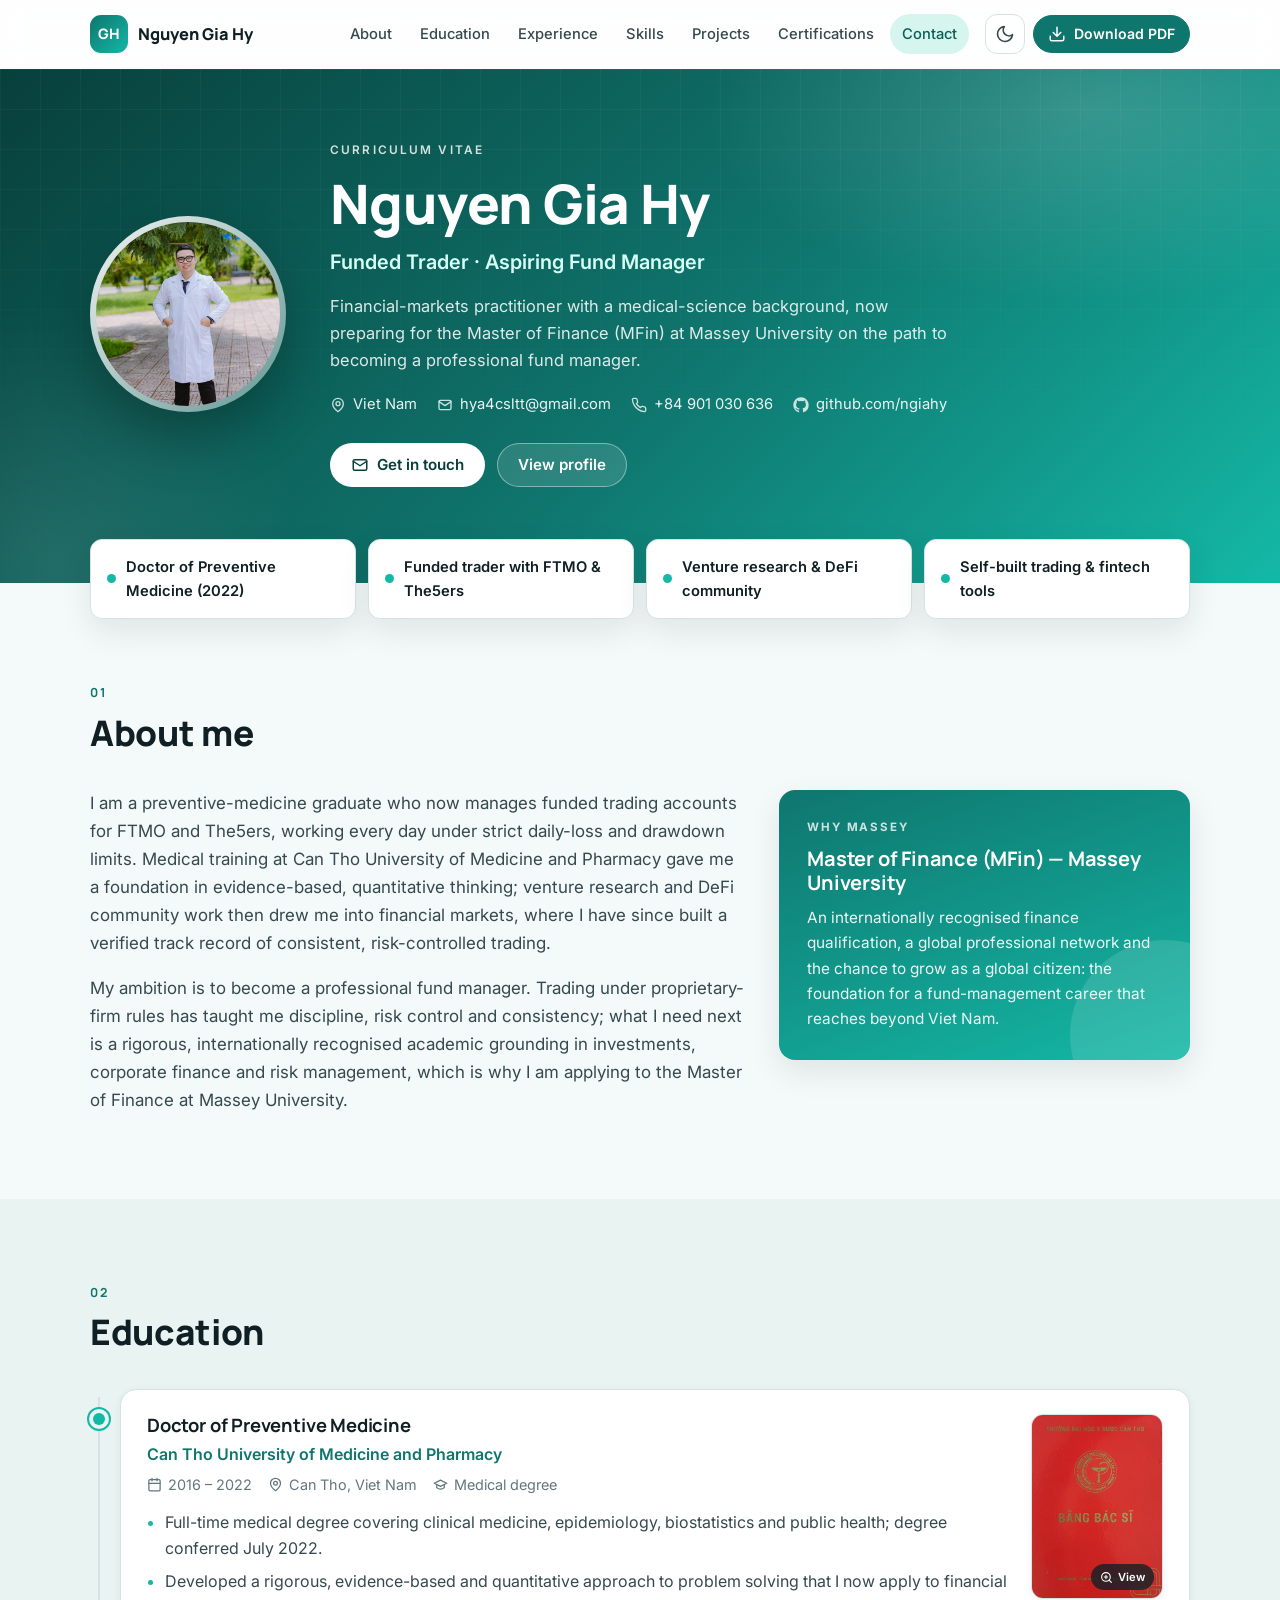
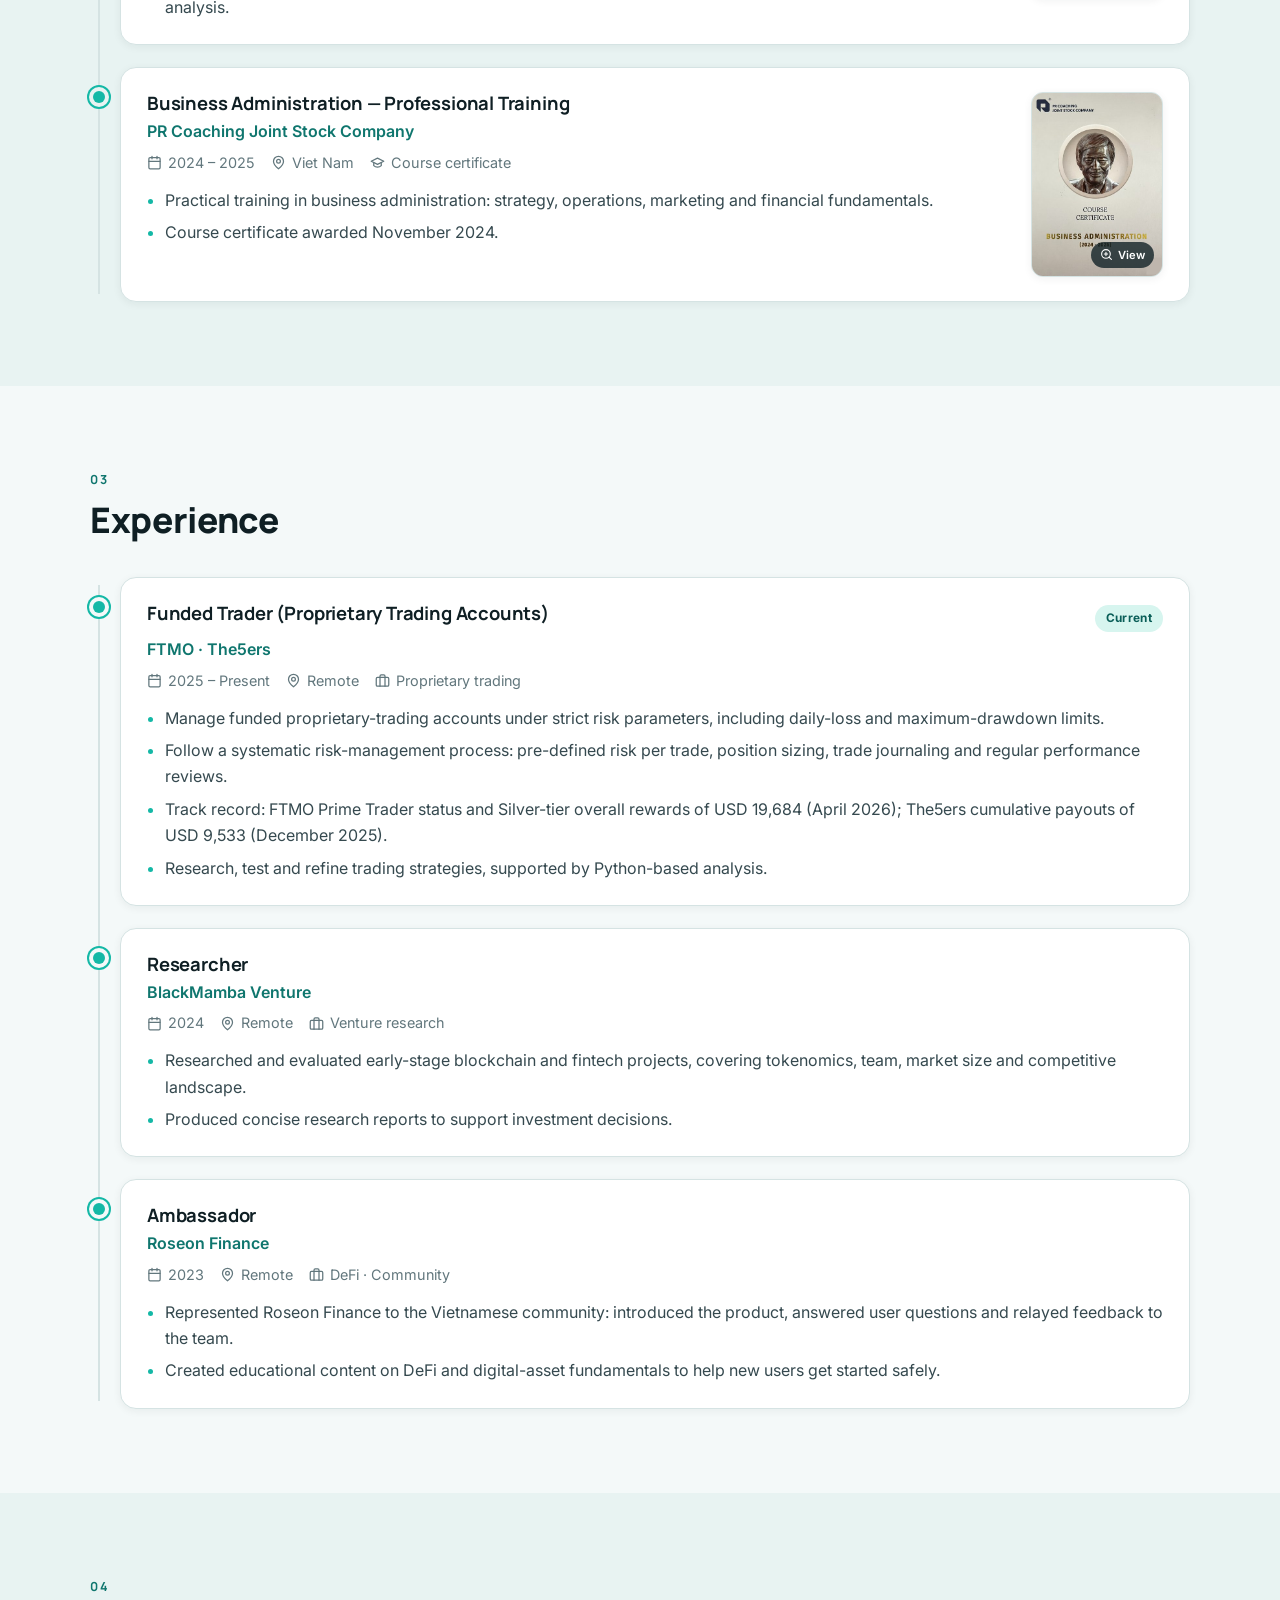
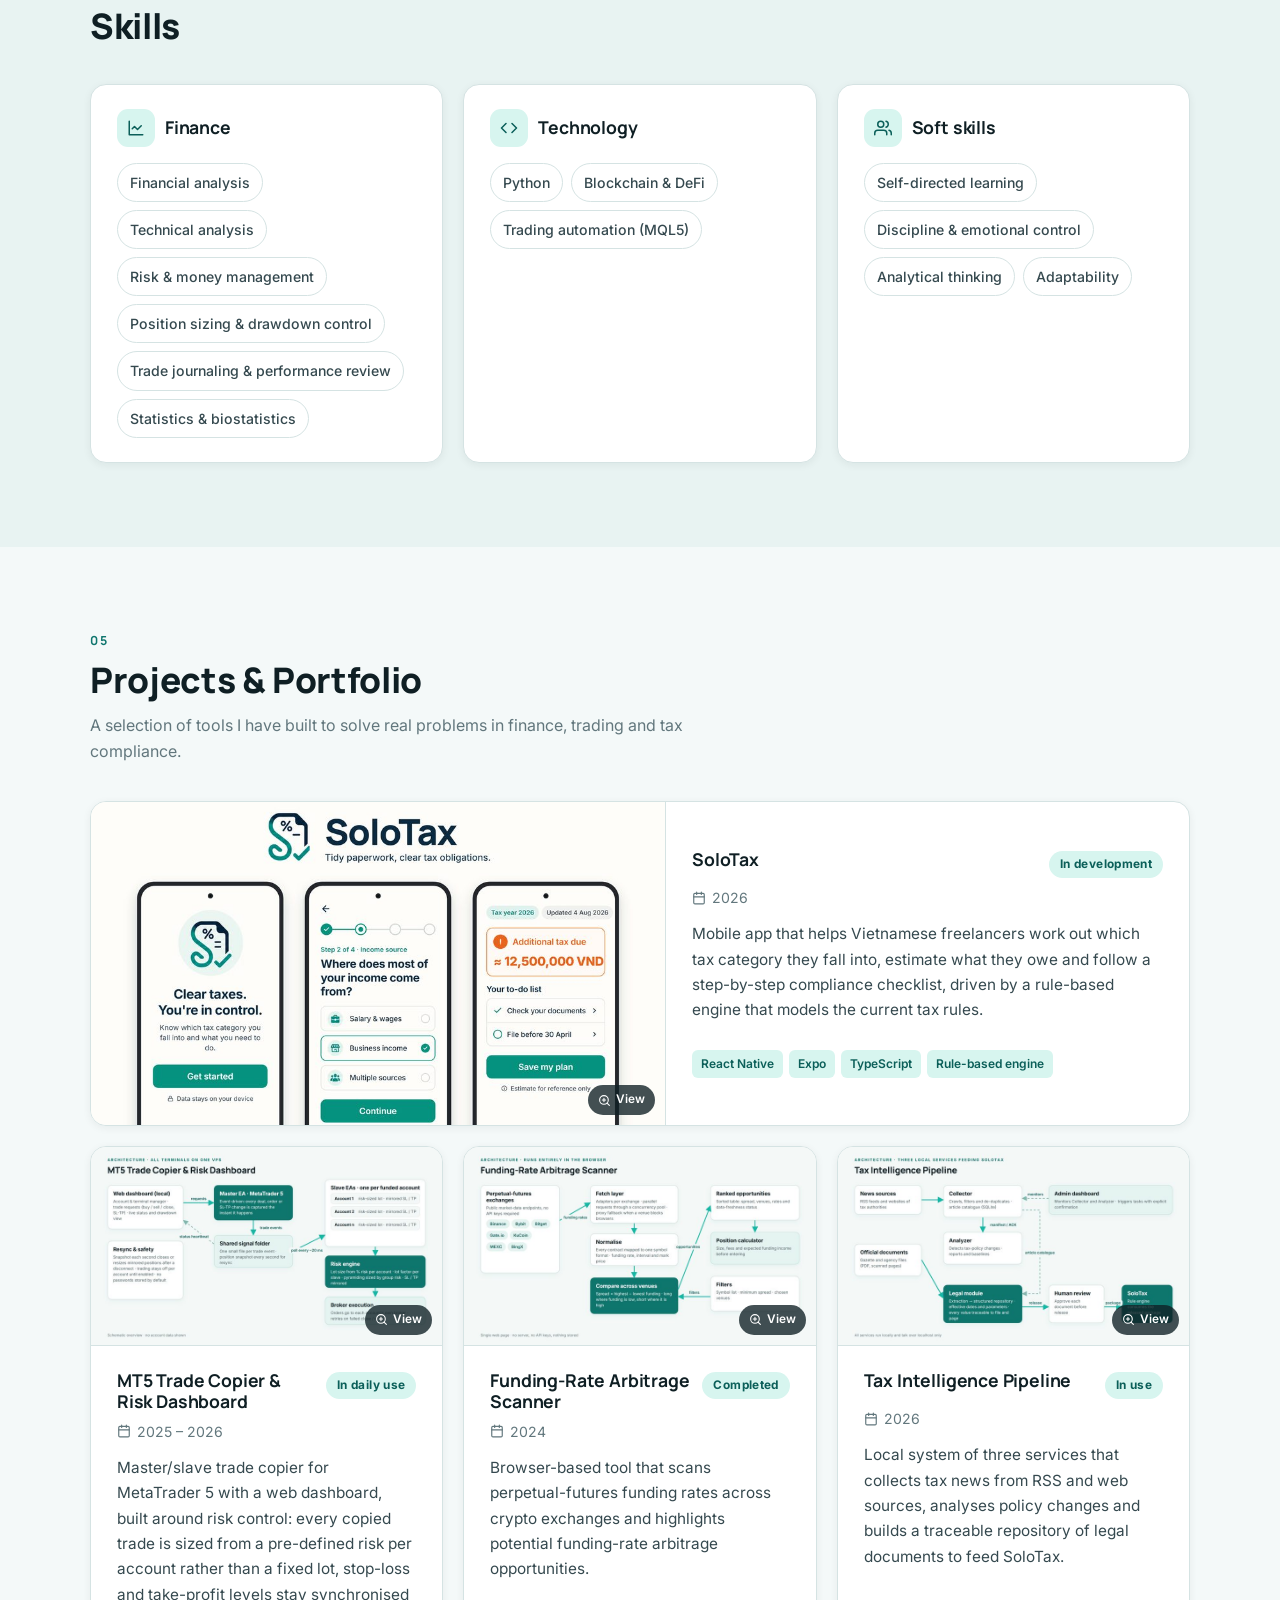
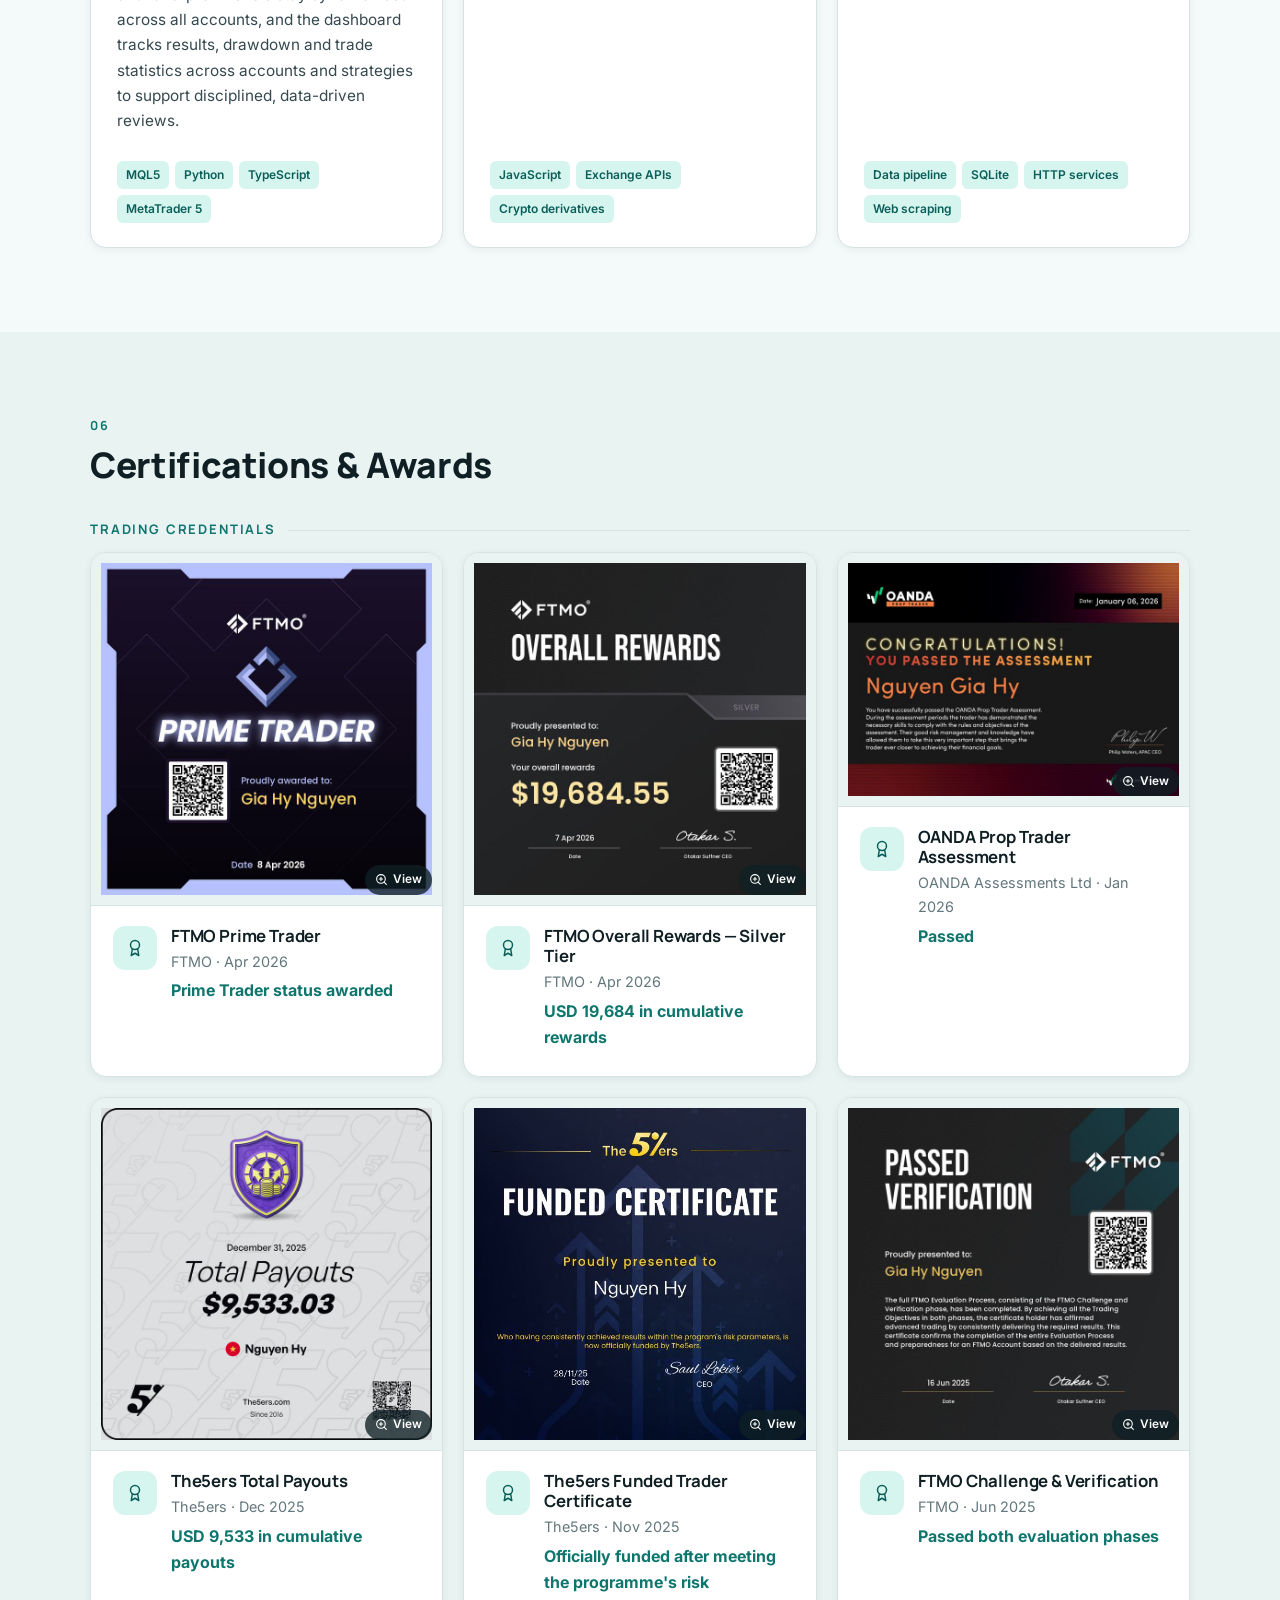
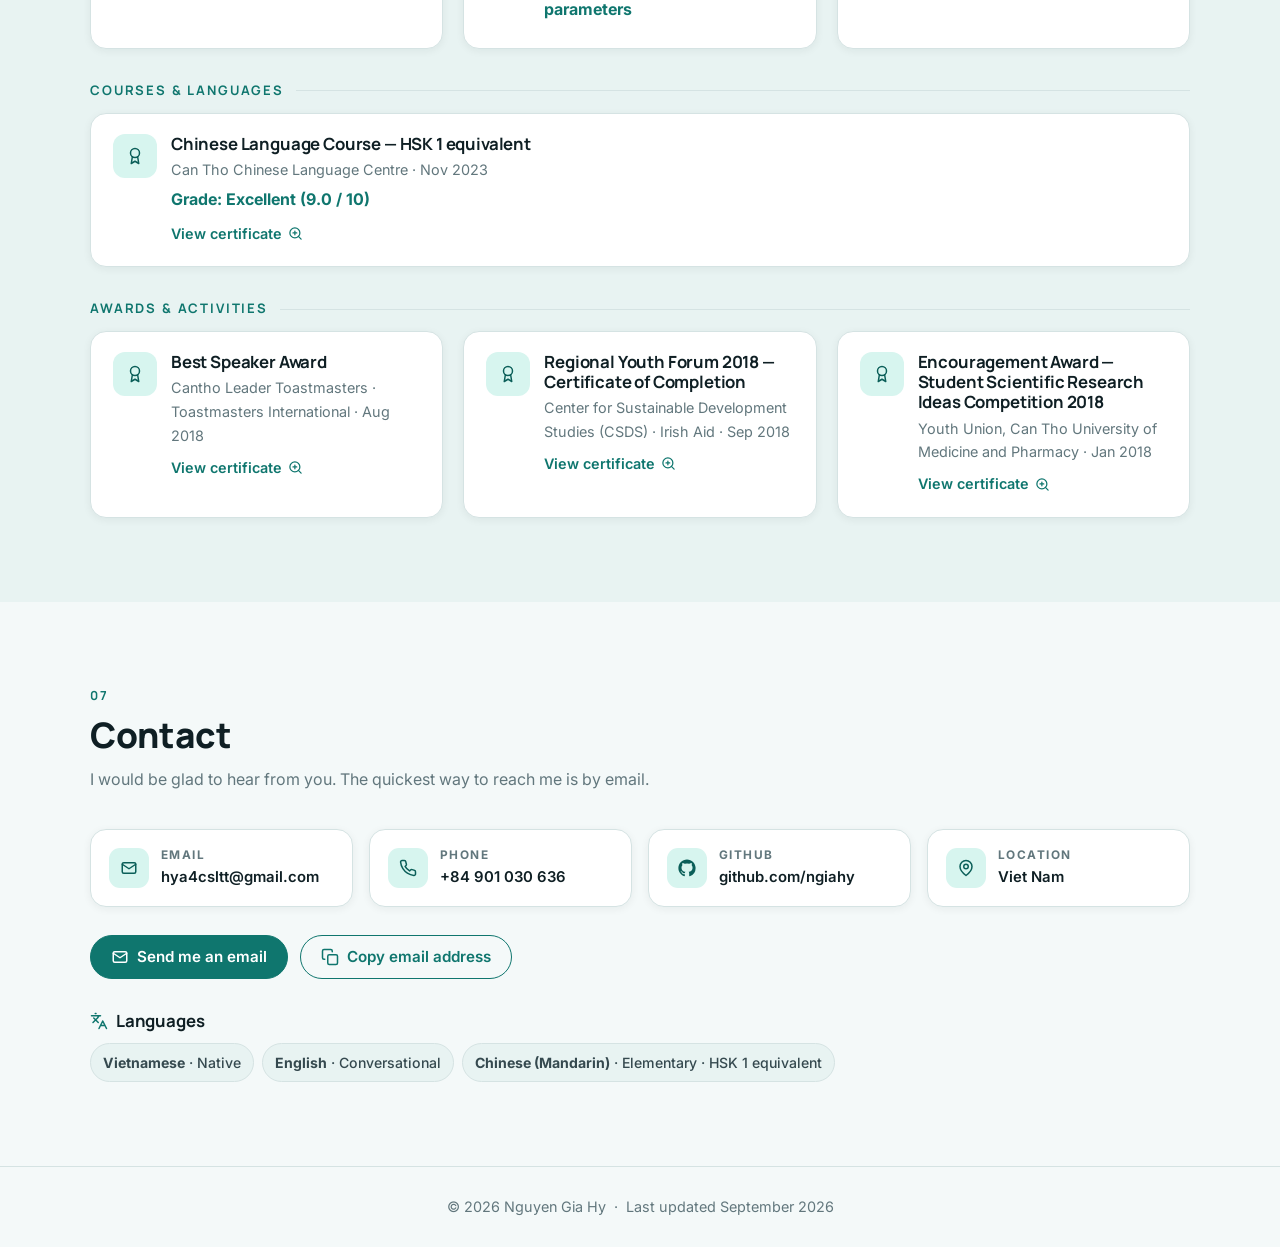
<file: index.html>
<!DOCTYPE html>
<html lang="en" data-theme="light">
<head>
  <meta charset="UTF-8">
  <meta name="viewport" content="width=device-width, initial-scale=1.0">
  <title>Nguyen Gia Hy — Curriculum Vitae</title>
  <meta name="description" content="Digital CV of Nguyen Gia Hy — funded trader and aspiring fund manager with a medical-science background, preparing for the Master of Finance (MFin) at Massey University.">
  <meta name="author" content="Nguyen Gia Hy">
  <meta name="theme-color" content="#0f766e">
  <meta property="og:type" content="profile">
  <meta property="og:title" content="Nguyen Gia Hy — Curriculum Vitae">
  <meta property="og:description" content="Funded trader and aspiring fund manager with a medical-science background, preparing for the Master of Finance at Massey University.">
  <meta property="og:url" content="https://ngiahy.github.io/cv/">
  <meta property="og:image" content="https://ngiahy.github.io/cv/assets/og-image.jpg">
  <meta property="og:image:width" content="1200">
  <meta property="og:image:height" content="630">
  <meta property="og:image:alt" content="Nguyen Gia Hy — Curriculum Vitae">
  <meta name="twitter:card" content="summary_large_image">
  <meta name="twitter:title" content="Nguyen Gia Hy — Curriculum Vitae">
  <meta name="twitter:description" content="Funded trader and aspiring fund manager with a medical-science background, preparing for the Master of Finance at Massey University.">
  <meta name="twitter:image" content="https://ngiahy.github.io/cv/assets/og-image.jpg">
  <link rel="canonical" href="https://ngiahy.github.io/cv/">
  <script type="application/ld+json">
  {
    "@context": "https://schema.org",
    "@type": "Person",
    "name": "Nguyen Gia Hy",
    "url": "https://ngiahy.github.io/cv/",
    "image": "https://ngiahy.github.io/cv/assets/avatar.jpg",
    "jobTitle": "Funded Trader",
    "description": "Funded trader and aspiring fund manager with a medical-science background, preparing for the Master of Finance (MFin) at Massey University.",
    "alumniOf": { "@type": "CollegeOrUniversity", "name": "Can Tho University of Medicine and Pharmacy" },
    "address": { "@type": "PostalAddress", "addressCountry": "VN" },
    "sameAs": ["https://github.com/ngiahy"],
    "knowsLanguage": ["vi", "en", "zh"]
  }
  </script>
  <link rel="icon" href="data:image/svg+xml,%3Csvg xmlns='http://www.w3.org/2000/svg' viewBox='0 0 64 64'%3E%3Crect width='64' height='64' rx='14' fill='%230f766e'/%3E%3Ctext x='32' y='42' text-anchor='middle' font-family='Arial,Helvetica,sans-serif' font-weight='700' font-size='28' fill='white'%3EGH%3C/text%3E%3C/svg%3E">
  <script>
    /* Apply the saved theme before first paint to avoid a flash of the wrong colours */
    (function () {
      try {
        var t = localStorage.getItem('cv-theme');
        if (!t) { t = window.matchMedia('(prefers-color-scheme: dark)').matches ? 'dark' : 'light'; }
        document.documentElement.setAttribute('data-theme', t);
      } catch (e) {}
    })();
  </script>
  <link rel="preconnect" href="https://fonts.googleapis.com">
  <link rel="preconnect" href="https://fonts.gstatic.com" crossorigin>
  <link href="https://fonts.googleapis.com/css2?family=Inter:wght@400;500;600;700&family=Manrope:wght@600;700;800&display=swap" rel="stylesheet">
  <link rel="stylesheet" href="css/style.css">
</head>
<body>
  <a class="skip-link" href="#about">Skip to content</a>

  <header class="site-header" id="site-header">
    <nav class="nav container" aria-label="Main navigation">
      <a class="brand" href="#top" aria-label="Back to top">
        <span class="brand-mark" id="brand-mark">GH</span>
        <span class="brand-name" id="brand-name">Nguyen Gia Hy</span>
      </a>

      <ul class="nav-links" id="nav-links">
        <li><a href="#about" data-nav="about">About</a></li>
        <li><a href="#education" data-nav="education">Education</a></li>
        <li><a href="#experience" data-nav="experience">Experience</a></li>
        <li><a href="#skills" data-nav="skills">Skills</a></li>
        <li><a href="#projects" data-nav="projects">Projects</a></li>
        <li><a href="#certifications" data-nav="certifications">Certifications</a></li>
        <li><a href="#contact" data-nav="contact">Contact</a></li>
      </ul>

      <div class="nav-actions">
        <button class="icon-btn" id="theme-toggle" type="button" aria-label="Toggle dark mode" title="Toggle dark mode">
          <svg class="icon-moon" viewBox="0 0 24 24" fill="none" stroke="currentColor" stroke-width="2" stroke-linecap="round" stroke-linejoin="round" aria-hidden="true"><path d="M21 12.79A9 9 0 1 1 11.21 3 7 7 0 0 0 21 12.79z"/></svg>
          <svg class="icon-sun" viewBox="0 0 24 24" fill="none" stroke="currentColor" stroke-width="2" stroke-linecap="round" stroke-linejoin="round" aria-hidden="true"><circle cx="12" cy="12" r="4"/><path d="M12 2v2M12 20v2M4.93 4.93l1.41 1.41M17.66 17.66l1.41 1.41M2 12h2M20 12h2M4.93 19.07l1.41-1.41M17.66 6.34l1.41-1.41"/></svg>
        </button>
        <a class="btn btn-primary btn-sm" id="print-btn" href="#" title="Download this CV as a PDF">
          <svg viewBox="0 0 24 24" fill="none" stroke="currentColor" stroke-width="2" stroke-linecap="round" stroke-linejoin="round" aria-hidden="true"><path d="M21 15v4a2 2 0 0 1-2 2H5a2 2 0 0 1-2-2v-4"/><path d="m7 10 5 5 5-5M12 15V3"/></svg>
          <span>Download PDF</span>
        </a>
        <button class="icon-btn nav-toggle" id="nav-toggle" type="button" aria-label="Open menu" aria-expanded="false" aria-controls="nav-links">
          <svg class="icon-menu" viewBox="0 0 24 24" fill="none" stroke="currentColor" stroke-width="2" stroke-linecap="round" stroke-linejoin="round" aria-hidden="true"><path d="M4 6h16M4 12h16M4 18h16"/></svg>
          <svg class="icon-close" viewBox="0 0 24 24" fill="none" stroke="currentColor" stroke-width="2" stroke-linecap="round" stroke-linejoin="round" aria-hidden="true"><path d="M18 6 6 18M6 6l12 12"/></svg>
        </button>
      </div>
    </nav>
  </header>

  <main id="top">
    <!-- HERO -->
    <section class="hero" id="hero" aria-labelledby="hero-name">
      <div class="container hero-inner">
        <div class="hero-photo">
          <img id="hero-img" src="" alt="" hidden>
          <div class="hero-initials" id="hero-initials" aria-hidden="true">GH</div>
        </div>
        <div class="hero-text">
          <p class="hero-eyebrow">Curriculum Vitae</p>
          <h1 id="hero-name">Nguyen Gia Hy</h1>
          <p class="hero-title" id="hero-title"></p>
          <p class="hero-tagline" id="hero-tagline"></p>
          <div class="hero-meta" id="hero-meta"></div>
          <div class="hero-actions">
            <a class="btn btn-light" id="hero-cta" href="#contact">
              <svg viewBox="0 0 24 24" fill="none" stroke="currentColor" stroke-width="2" stroke-linecap="round" stroke-linejoin="round" aria-hidden="true"><rect x="3" y="5" width="18" height="14" rx="2"/><path d="m3 7 9 6 9-6"/></svg>
              <span>Get in touch</span>
            </a>
            <a class="btn btn-ghost" href="#about">View profile</a>
          </div>
        </div>
      </div>
    </section>

    <div class="highlights-wrap container" id="highlights-wrap">
      <ul class="highlights" id="highlights" aria-label="At a glance"></ul>
    </div>

    <!-- ABOUT -->
    <section class="section" id="about">
      <div class="container">
        <header class="section-head reveal">
          <p class="eyebrow">01</p>
          <h2>About me</h2>
        </header>
        <div class="about-grid" id="about-grid">
          <div class="about-text reveal" id="about-text"></div>
          <aside class="objective-card reveal" id="objective-card"></aside>
        </div>
      </div>
    </section>

    <!-- EDUCATION -->
    <section class="section" id="education">
      <div class="container">
        <header class="section-head reveal">
          <p class="eyebrow">02</p>
          <h2>Education</h2>
        </header>
        <div class="timeline" id="education-list"></div>
      </div>
    </section>

    <!-- EXPERIENCE -->
    <section class="section" id="experience">
      <div class="container">
        <header class="section-head reveal">
          <p class="eyebrow">03</p>
          <h2>Experience</h2>
        </header>
        <div class="timeline" id="experience-list"></div>
      </div>
    </section>

    <!-- SKILLS -->
    <section class="section" id="skills">
      <div class="container">
        <header class="section-head reveal">
          <p class="eyebrow">04</p>
          <h2>Skills</h2>
        </header>
        <div class="skills-grid" id="skills-grid"></div>
      </div>
    </section>

    <!-- PROJECTS -->
    <section class="section" id="projects">
      <div class="container">
        <header class="section-head reveal">
          <p class="eyebrow">05</p>
          <h2>Projects &amp; Portfolio</h2>
          <p class="section-sub" id="projects-sub"></p>
        </header>
        <div class="projects-grid" id="projects-grid"></div>
      </div>
    </section>

    <!-- CERTIFICATIONS -->
    <section class="section" id="certifications">
      <div class="container">
        <header class="section-head reveal">
          <p class="eyebrow">06</p>
          <h2>Certifications &amp; Awards</h2>
        </header>
        <div class="certs-grid" id="certifications-grid"></div>
      </div>
    </section>

    <!-- CONTACT -->
    <section class="section" id="contact">
      <div class="container">
        <header class="section-head reveal">
          <p class="eyebrow">07</p>
          <h2>Contact</h2>
          <p class="section-sub">I would be glad to hear from you. The quickest way to reach me is by email.</p>
        </header>
        <div class="contact-grid" id="contact-grid"></div>
        <div class="contact-cta reveal" id="contact-cta"></div>
        <div class="languages reveal" id="languages"></div>
      </div>
    </section>

    <!-- Shown only in the printed / PDF version -->
    <p class="print-note" id="print-note"></p>
  </main>

  <footer class="site-footer">
    <div class="container">
      <p id="footer-text"></p>
    </div>
  </footer>

  <!-- Lightbox for certificate images -->
  <div class="lightbox" id="lightbox" hidden role="dialog" aria-modal="true" aria-label="Certificate preview">
    <button class="lightbox-close" id="lightbox-close" type="button" aria-label="Close preview">
      <svg viewBox="0 0 24 24" fill="none" stroke="currentColor" stroke-width="2" stroke-linecap="round" stroke-linejoin="round" aria-hidden="true"><path d="M18 6 6 18M6 6l12 12"/></svg>
    </button>
    <figure class="lightbox-inner">
      <img id="lightbox-img" alt="">
      <figcaption class="lightbox-caption" id="lightbox-caption"></figcaption>
    </figure>
  </div>

  <script src="js/data.js"></script>
  <script src="js/main.js"></script>
</body>
</html>
</file>
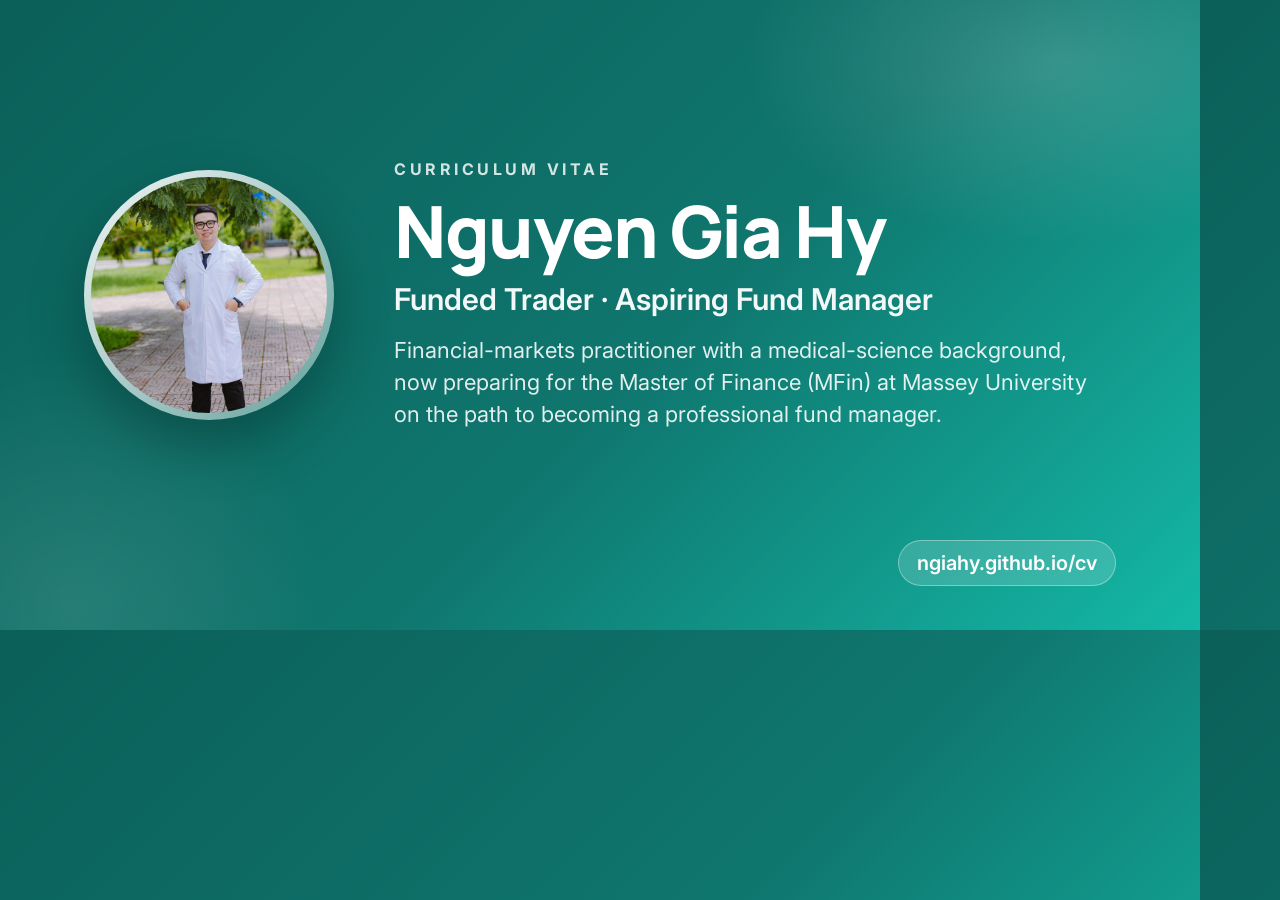
<file: tools/og-image.html>
<!DOCTYPE html>
<html lang="en">
<head>
<meta charset="UTF-8">
<title>Social preview image — rendered by tools/build.py</title>
<link rel="preconnect" href="https://fonts.googleapis.com">
<link rel="preconnect" href="https://fonts.gstatic.com" crossorigin>
<link href="https://fonts.googleapis.com/css2?family=Inter:wght@400;600;700&family=Manrope:wght@800&display=swap" rel="stylesheet">
<style>
  * { box-sizing: border-box; margin: 0; padding: 0; }
  html, body { width: 1200px; height: 630px; overflow: hidden; }
  body {
    position: relative; color: #fff; font-family: Inter, "Segoe UI", Arial, sans-serif;
    background: linear-gradient(135deg, #0b5f59 0%, #0f766e 55%, #14b8a6 100%);
    -webkit-font-smoothing: antialiased;
  }
  body::before {
    content: ""; position: absolute; inset: 0;
    background:
      radial-gradient(520px 300px at 88% 10%, rgba(255, 255, 255, .16), transparent 60%),
      radial-gradient(420px 420px at 6% 96%, rgba(255, 255, 255, .10), transparent 60%);
  }
  .wrap { position: relative; height: 100%; display: flex; align-items: center; gap: 60px; padding: 0 84px 40px; }
  .photo {
    flex: none; width: 250px; height: 250px; border-radius: 50%; padding: 7px;
    background: linear-gradient(135deg, rgba(255, 255, 255, .95), rgba(255, 255, 255, .35));
    box-shadow: 0 24px 56px rgba(0, 0, 0, .28);
  }
  .photo img, .initials { width: 100%; height: 100%; border-radius: 50%; object-fit: cover; display: block; }
  .initials { display: grid; place-items: center; background: rgba(255, 255, 255, .18); font: 800 84px Manrope, Inter, sans-serif; }
  [hidden] { display: none !important; }
  .eyebrow { font-size: 16px; font-weight: 700; letter-spacing: .22em; text-transform: uppercase; opacity: .82; margin-bottom: 14px; }
  h1 { font: 800 72px/1.05 Manrope, Inter, sans-serif; letter-spacing: -.02em; margin-bottom: 12px; }
  .title { font-size: 30px; font-weight: 600; margin-bottom: 18px; opacity: .95; }
  .tagline { font-size: 22px; line-height: 1.45; opacity: .88; max-width: 700px; }
  .url {
    position: absolute; right: 84px; bottom: 44px; font-size: 20px; font-weight: 600;
    padding: 10px 18px; border-radius: 999px;
    background: rgba(255, 255, 255, .16); border: 1px solid rgba(255, 255, 255, .35);
  }
</style>
</head>
<body>
  <div class="wrap">
    <div class="photo">
      <img id="photo" alt="">
      <div class="initials" id="initials" hidden></div>
    </div>
    <div>
      <p class="eyebrow">Curriculum Vitae</p>
      <h1 id="name"></h1>
      <p class="title" id="title"></p>
      <p class="tagline" id="tagline"></p>
    </div>
  </div>
  <div class="url" id="url"></div>

  <script src="../js/data.js"></script>
  <script>
    (function () {
      var D = window.CV_DATA || {};
      function set(id, v) { document.getElementById(id).textContent = v || ''; }
      set('name', D.name);
      set('title', D.title);
      set('tagline', D.tagline);
      set('url', (D.siteUrl || '').replace(/^https?:\/\//, '').replace(/\/$/, ''));
      var img = document.getElementById('photo');
      var ini = document.getElementById('initials');
      ini.textContent = D.initials || '';
      function fallback() { img.hidden = true; ini.hidden = false; }
      if (D.photo) { img.onerror = fallback; img.src = '../' + D.photo; } else { fallback(); }
    })();
  </script>
</body>
</html>
</file>
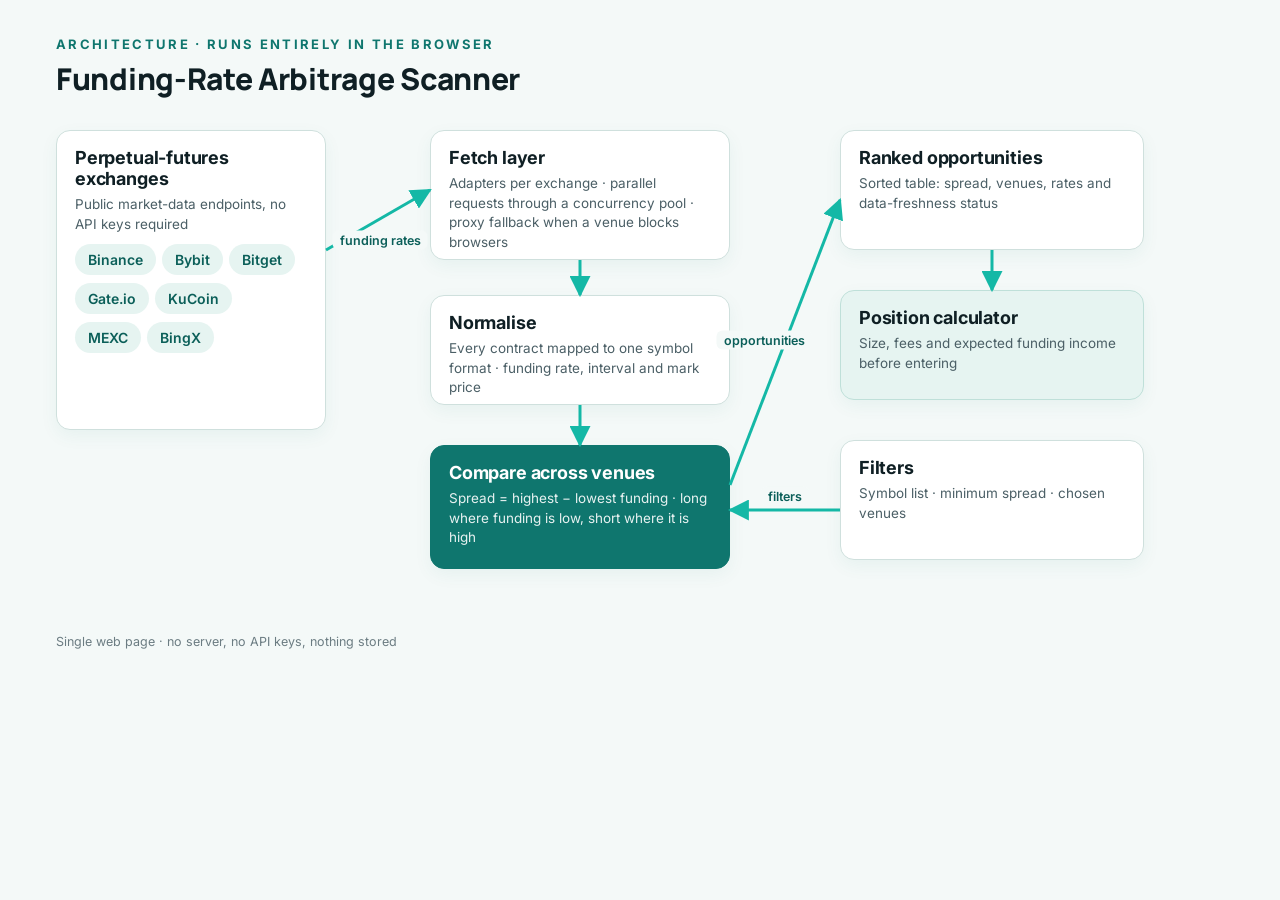
<file: tools/diagrams/funding-rate-scanner-architecture.html>
<!DOCTYPE html>
<html lang="en">
<head>
<meta charset="UTF-8">
<title>Funding-Rate Arbitrage Scanner — architecture (rendered by tools/build.py diagrams)</title>
<link rel="preconnect" href="https://fonts.googleapis.com">
<link rel="preconnect" href="https://fonts.gstatic.com" crossorigin>
<link href="https://fonts.googleapis.com/css2?family=Inter:wght@400;600;700&family=Manrope:wght@800&display=swap" rel="stylesheet">
<style>
  * { box-sizing: border-box; margin: 0; padding: 0; }
  html, body { width: 1200px; height: 675px; overflow: hidden; }
  body { position: relative; background: #f4f9f8; color: #0f1f24; font-family: Inter, "Segoe UI", Arial, sans-serif; -webkit-font-smoothing: antialiased; }
  .hd { position: absolute; left: 56px; top: 36px; }
  .hd .eyebrow { font-size: 13px; font-weight: 700; letter-spacing: .18em; text-transform: uppercase; color: #0f766e; }
  .hd h1 { font-family: Manrope, Inter, sans-serif; font-size: 30px; font-weight: 800; letter-spacing: -.01em; margin-top: 6px; }
  .box { position: absolute; background: #fff; border: 1.5px solid #cfe0dd; border-radius: 14px; padding: 16px 18px; box-shadow: 0 6px 18px rgba(15, 118, 110, .06); }
  .box h2 { font-size: 18px; font-weight: 700; letter-spacing: -.01em; margin-bottom: 6px; }
  .box p { font-size: 13.5px; line-height: 1.45; color: #4b5f66; }
  .box.accent { background: #0f766e; border-color: #0f766e; }
  .box.accent h2 { color: #fff; }
  .box.accent p { color: rgba(255, 255, 255, .9); }
  .box.soft { background: #e6f4f1; border-color: #bfe0d9; }
  .chips { margin-top: 10px; }
  .chip { display: inline-block; margin: 0 6px 8px 0; padding: 7px 13px; border-radius: 999px; background: #e6f4f1; color: #0b5f59; font-size: 14px; font-weight: 600; }
  svg.arrows { position: absolute; inset: 0; width: 1200px; height: 675px; pointer-events: none; }
  .lbl { position: absolute; transform: translate(-50%, -50%); padding: 2px 7px; border-radius: 6px; background: #f4f9f8; font-size: 12.5px; font-weight: 600; color: #0b5f59; white-space: nowrap; }
  .foot { position: absolute; left: 56px; bottom: 26px; font-size: 12.5px; color: #6b7c82; }
</style>
</head>
<body>
  <div class="hd">
    <p class="eyebrow">Architecture · runs entirely in the browser</p>
    <h1>Funding-Rate Arbitrage Scanner</h1>
  </div>

  <div class="box" style="left:56px; top:130px; width:270px; height:300px">
    <h2>Perpetual-futures exchanges</h2>
    <p>Public market-data endpoints, no API keys required</p>
    <div class="chips">
      <span class="chip">Binance</span><span class="chip">Bybit</span><span class="chip">Bitget</span><span class="chip">Gate.io</span><span class="chip">KuCoin</span><span class="chip">MEXC</span><span class="chip">BingX</span>
    </div>
  </div>

  <div class="box" style="left:430px; top:130px; width:300px; height:130px">
    <h2>Fetch layer</h2>
    <p>Adapters per exchange · parallel requests through a concurrency pool · proxy fallback when a venue blocks browsers</p>
  </div>
  <div class="box" style="left:430px; top:295px; width:300px; height:110px">
    <h2>Normalise</h2>
    <p>Every contract mapped to one symbol format · funding rate, interval and mark price</p>
  </div>
  <div class="box accent" style="left:430px; top:445px; width:300px; height:124px">
    <h2>Compare across venues</h2>
    <p>Spread = highest − lowest funding · long where funding is low, short where it is high</p>
  </div>

  <div class="box" style="left:840px; top:130px; width:304px; height:120px">
    <h2>Ranked opportunities</h2>
    <p>Sorted table: spread, venues, rates and data-freshness status</p>
  </div>
  <div class="box soft" style="left:840px; top:290px; width:304px; height:110px">
    <h2>Position calculator</h2>
    <p>Size, fees and expected funding income before entering</p>
  </div>
  <div class="box" style="left:840px; top:440px; width:304px; height:120px">
    <h2>Filters</h2>
    <p>Symbol list · minimum spread · chosen venues</p>
  </div>

  <svg class="arrows" viewBox="0 0 1200 675">
    <defs>
      <marker id="a" viewBox="0 0 10 10" refX="9" refY="5" markerWidth="7" markerHeight="7" orient="auto-start-reverse"><path d="M0 0L10 5 0 10z" fill="#14b8a6"/></marker>
    </defs>
    <line x1="326" y1="250" x2="430" y2="190" stroke="#14b8a6" stroke-width="3" marker-end="url(#a)"/>
    <line x1="580" y1="260" x2="580" y2="295" stroke="#14b8a6" stroke-width="3" marker-end="url(#a)"/>
    <line x1="580" y1="405" x2="580" y2="445" stroke="#14b8a6" stroke-width="3" marker-end="url(#a)"/>
    <line x1="730" y1="485" x2="840" y2="200" stroke="#14b8a6" stroke-width="3" marker-end="url(#a)"/>
    <line x1="840" y1="510" x2="730" y2="510" stroke="#14b8a6" stroke-width="3" marker-end="url(#a)"/>
    <line x1="992" y1="250" x2="992" y2="290" stroke="#14b8a6" stroke-width="3" marker-end="url(#a)"/>
  </svg>
  <span class="lbl" style="left:380px; top:240px">funding rates</span>
  <span class="lbl" style="left:764px; top:340px">opportunities</span>
  <span class="lbl" style="left:785px; top:496px">filters</span>

  <p class="foot">Single web page · no server, no API keys, nothing stored</p>
</body>
</html>
</file>
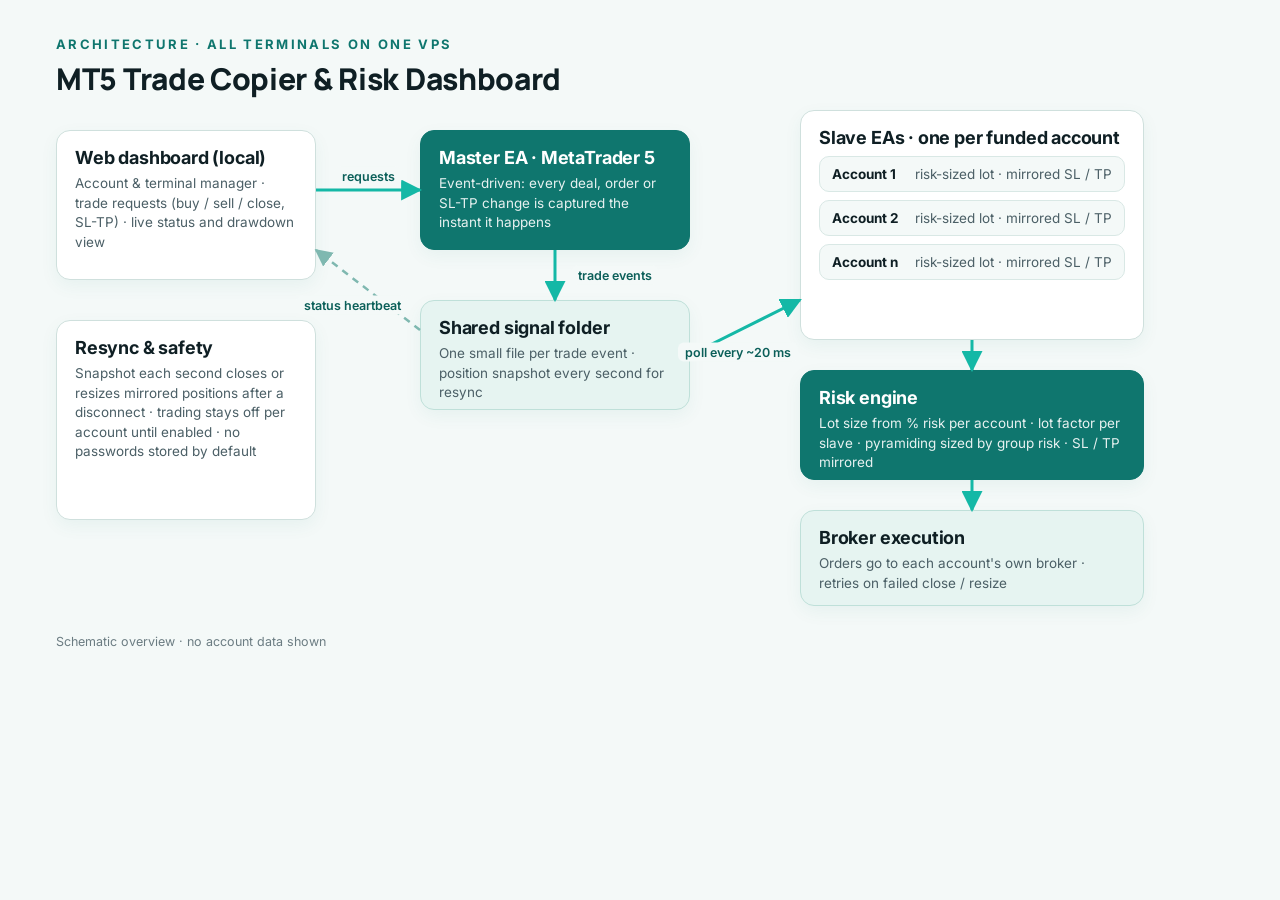
<file: tools/diagrams/mt5-trade-copier-architecture.html>
<!DOCTYPE html>
<html lang="en">
<head>
<meta charset="UTF-8">
<title>MT5 Trade Copier & Risk Dashboard — architecture (rendered by tools/build.py diagrams)</title>
<link rel="preconnect" href="https://fonts.googleapis.com">
<link rel="preconnect" href="https://fonts.gstatic.com" crossorigin>
<link href="https://fonts.googleapis.com/css2?family=Inter:wght@400;600;700&family=Manrope:wght@800&display=swap" rel="stylesheet">
<style>
  * { box-sizing: border-box; margin: 0; padding: 0; }
  html, body { width: 1200px; height: 675px; overflow: hidden; }
  body { position: relative; background: #f4f9f8; color: #0f1f24; font-family: Inter, "Segoe UI", Arial, sans-serif; -webkit-font-smoothing: antialiased; }
  .hd { position: absolute; left: 56px; top: 36px; }
  .hd .eyebrow { font-size: 13px; font-weight: 700; letter-spacing: .18em; text-transform: uppercase; color: #0f766e; }
  .hd h1 { font-family: Manrope, Inter, sans-serif; font-size: 30px; font-weight: 800; letter-spacing: -.01em; margin-top: 6px; }
  .box { position: absolute; background: #fff; border: 1.5px solid #cfe0dd; border-radius: 14px; padding: 16px 18px; box-shadow: 0 6px 18px rgba(15, 118, 110, .06); }
  .box h2 { font-size: 18px; font-weight: 700; letter-spacing: -.01em; margin-bottom: 6px; }
  .box p { font-size: 13.5px; line-height: 1.45; color: #4b5f66; }
  .box.accent { background: #0f766e; border-color: #0f766e; }
  .box.accent h2 { color: #fff; }
  .box.accent p { color: rgba(255, 255, 255, .9); }
  .box.soft { background: #e6f4f1; border-color: #bfe0d9; }
  .row { display: flex; align-items: center; justify-content: space-between; gap: 10px; margin-top: 8px; padding: 9px 12px; border-radius: 10px; background: #f4f9f8; border: 1px solid #d9e8e5; font-size: 13.5px; }
  .row b { font-weight: 700; color: #0f1f24; }
  .row span { color: #4b5f66; }
  svg.arrows { position: absolute; inset: 0; width: 1200px; height: 675px; pointer-events: none; }
  .lbl { position: absolute; transform: translate(-50%, -50%); padding: 2px 7px; border-radius: 6px; background: #f4f9f8; font-size: 12.5px; font-weight: 600; color: #0b5f59; white-space: nowrap; }
  .foot { position: absolute; left: 56px; bottom: 26px; font-size: 12.5px; color: #6b7c82; }
</style>
</head>
<body>
  <div class="hd">
    <p class="eyebrow">Architecture · all terminals on one VPS</p>
    <h1>MT5 Trade Copier &amp; Risk Dashboard</h1>
  </div>

  <div class="box" style="left:56px; top:130px; width:260px; height:150px">
    <h2>Web dashboard (local)</h2>
    <p>Account &amp; terminal manager · trade requests (buy / sell / close, SL-TP) · live status and drawdown view</p>
  </div>
  <div class="box" style="left:56px; top:320px; width:260px; height:200px">
    <h2>Resync &amp; safety</h2>
    <p>Snapshot each second closes or resizes mirrored positions after a disconnect · trading stays off per account until enabled · no passwords stored by default</p>
  </div>

  <div class="box accent" style="left:420px; top:130px; width:270px; height:120px">
    <h2>Master EA · MetaTrader 5</h2>
    <p>Event-driven: every deal, order or SL-TP change is captured the instant it happens</p>
  </div>
  <div class="box soft" style="left:420px; top:300px; width:270px; height:110px">
    <h2>Shared signal folder</h2>
    <p>One small file per trade event · position snapshot every second for resync</p>
  </div>

  <div class="box" style="left:800px; top:110px; width:344px; height:230px">
    <h2>Slave EAs · one per funded account</h2>
    <div class="row"><b>Account 1</b><span>risk-sized lot · mirrored SL / TP</span></div>
    <div class="row"><b>Account 2</b><span>risk-sized lot · mirrored SL / TP</span></div>
    <div class="row"><b>Account n</b><span>risk-sized lot · mirrored SL / TP</span></div>
  </div>
  <div class="box accent" style="left:800px; top:370px; width:344px; height:110px">
    <h2>Risk engine</h2>
    <p>Lot size from % risk per account · lot factor per slave · pyramiding sized by group risk · SL / TP mirrored</p>
  </div>
  <div class="box soft" style="left:800px; top:510px; width:344px; height:96px">
    <h2>Broker execution</h2>
    <p>Orders go to each account's own broker · retries on failed close / resize</p>
  </div>

  <svg class="arrows" viewBox="0 0 1200 675">
    <defs>
      <marker id="a" viewBox="0 0 10 10" refX="9" refY="5" markerWidth="7" markerHeight="7" orient="auto-start-reverse"><path d="M0 0L10 5 0 10z" fill="#14b8a6"/></marker>
      <marker id="d" viewBox="0 0 10 10" refX="9" refY="5" markerWidth="7" markerHeight="7" orient="auto-start-reverse"><path d="M0 0L10 5 0 10z" fill="#7fb8b0"/></marker>
    </defs>
    <line x1="316" y1="190" x2="420" y2="190" stroke="#14b8a6" stroke-width="3" marker-end="url(#a)"/>
    <line x1="420" y1="330" x2="316" y2="250" stroke="#7fb8b0" stroke-width="2.5" stroke-dasharray="7 6" marker-end="url(#d)"/>
    <line x1="555" y1="250" x2="555" y2="300" stroke="#14b8a6" stroke-width="3" marker-end="url(#a)"/>
    <line x1="690" y1="355" x2="800" y2="300" stroke="#14b8a6" stroke-width="3" marker-end="url(#a)"/>
    <line x1="972" y1="340" x2="972" y2="370" stroke="#14b8a6" stroke-width="3" marker-end="url(#a)"/>
    <line x1="972" y1="480" x2="972" y2="510" stroke="#14b8a6" stroke-width="3" marker-end="url(#a)"/>
  </svg>
  <span class="lbl" style="left:368px; top:176px">requests</span>
  <span class="lbl" style="left:352px; top:305px">status heartbeat</span>
  <span class="lbl" style="left:615px; top:275px">trade events</span>
  <span class="lbl" style="left:738px; top:352px">poll every ~20 ms</span>

  <p class="foot">Schematic overview · no account data shown</p>
</body>
</html>
</file>
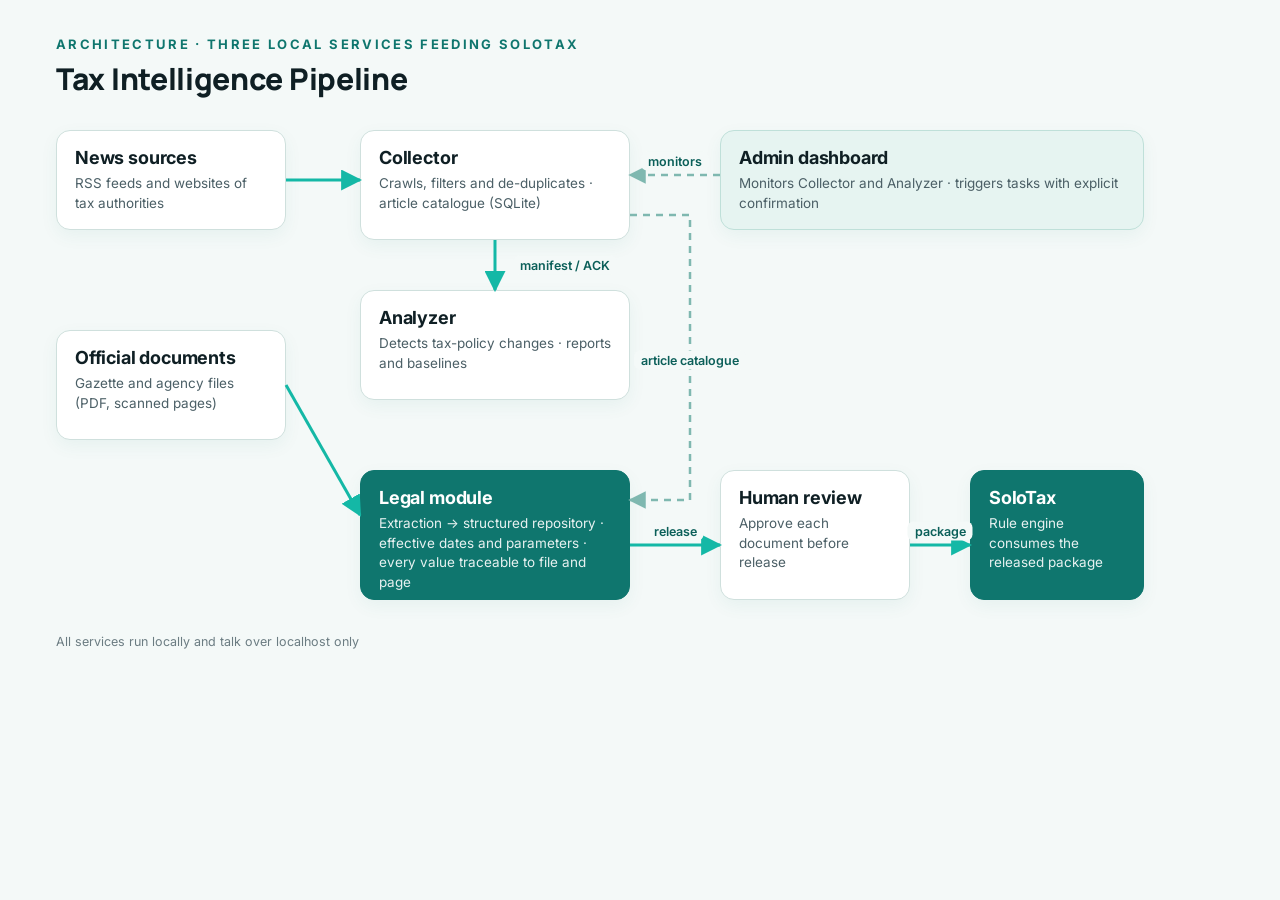
<file: tools/diagrams/tax-intelligence-pipeline-architecture.html>
<!DOCTYPE html>
<html lang="en">
<head>
<meta charset="UTF-8">
<title>Tax Intelligence Pipeline — architecture (rendered by tools/build.py diagrams)</title>
<link rel="preconnect" href="https://fonts.googleapis.com">
<link rel="preconnect" href="https://fonts.gstatic.com" crossorigin>
<link href="https://fonts.googleapis.com/css2?family=Inter:wght@400;600;700&family=Manrope:wght@800&display=swap" rel="stylesheet">
<style>
  * { box-sizing: border-box; margin: 0; padding: 0; }
  html, body { width: 1200px; height: 675px; overflow: hidden; }
  body { position: relative; background: #f4f9f8; color: #0f1f24; font-family: Inter, "Segoe UI", Arial, sans-serif; -webkit-font-smoothing: antialiased; }
  .hd { position: absolute; left: 56px; top: 36px; }
  .hd .eyebrow { font-size: 13px; font-weight: 700; letter-spacing: .18em; text-transform: uppercase; color: #0f766e; }
  .hd h1 { font-family: Manrope, Inter, sans-serif; font-size: 30px; font-weight: 800; letter-spacing: -.01em; margin-top: 6px; }
  .box { position: absolute; background: #fff; border: 1.5px solid #cfe0dd; border-radius: 14px; padding: 16px 18px; box-shadow: 0 6px 18px rgba(15, 118, 110, .06); }
  .box h2 { font-size: 18px; font-weight: 700; letter-spacing: -.01em; margin-bottom: 6px; }
  .box p { font-size: 13.5px; line-height: 1.45; color: #4b5f66; }
  .box.accent { background: #0f766e; border-color: #0f766e; }
  .box.accent h2 { color: #fff; }
  .box.accent p { color: rgba(255, 255, 255, .9); }
  .box.soft { background: #e6f4f1; border-color: #bfe0d9; }
  svg.arrows { position: absolute; inset: 0; width: 1200px; height: 675px; pointer-events: none; }
  .lbl { position: absolute; transform: translate(-50%, -50%); padding: 2px 7px; border-radius: 6px; background: #f4f9f8; font-size: 12.5px; font-weight: 600; color: #0b5f59; white-space: nowrap; }
  .foot { position: absolute; left: 56px; bottom: 26px; font-size: 12.5px; color: #6b7c82; }
</style>
</head>
<body>
  <div class="hd">
    <p class="eyebrow">Architecture · three local services feeding SoloTax</p>
    <h1>Tax Intelligence Pipeline</h1>
  </div>

  <div class="box" style="left:56px; top:130px; width:230px; height:100px">
    <h2>News sources</h2>
    <p>RSS feeds and websites of tax authorities</p>
  </div>
  <div class="box" style="left:56px; top:330px; width:230px; height:110px">
    <h2>Official documents</h2>
    <p>Gazette and agency files (PDF, scanned pages)</p>
  </div>

  <div class="box" style="left:360px; top:130px; width:270px; height:110px">
    <h2>Collector</h2>
    <p>Crawls, filters and de-duplicates · article catalogue (SQLite)</p>
  </div>
  <div class="box" style="left:360px; top:290px; width:270px; height:110px">
    <h2>Analyzer</h2>
    <p>Detects tax-policy changes · reports and baselines</p>
  </div>
  <div class="box accent" style="left:360px; top:470px; width:270px; height:130px">
    <h2>Legal module</h2>
    <p>Extraction → structured repository · effective dates and parameters · every value traceable to file and page</p>
  </div>

  <div class="box soft" style="left:720px; top:130px; width:424px; height:100px">
    <h2>Admin dashboard</h2>
    <p>Monitors Collector and Analyzer · triggers tasks with explicit confirmation</p>
  </div>
  <div class="box" style="left:720px; top:470px; width:190px; height:130px">
    <h2>Human review</h2>
    <p>Approve each document before release</p>
  </div>
  <div class="box accent" style="left:970px; top:470px; width:174px; height:130px">
    <h2>SoloTax</h2>
    <p>Rule engine consumes the released package</p>
  </div>

  <svg class="arrows" viewBox="0 0 1200 675">
    <defs>
      <marker id="a" viewBox="0 0 10 10" refX="9" refY="5" markerWidth="7" markerHeight="7" orient="auto-start-reverse"><path d="M0 0L10 5 0 10z" fill="#14b8a6"/></marker>
      <marker id="d" viewBox="0 0 10 10" refX="9" refY="5" markerWidth="7" markerHeight="7" orient="auto-start-reverse"><path d="M0 0L10 5 0 10z" fill="#7fb8b0"/></marker>
    </defs>
    <line x1="286" y1="180" x2="360" y2="180" stroke="#14b8a6" stroke-width="3" marker-end="url(#a)"/>
    <line x1="495" y1="240" x2="495" y2="290" stroke="#14b8a6" stroke-width="3" marker-end="url(#a)"/>
    <path d="M630 215 L690 215 L690 500 L630 500" fill="none" stroke="#7fb8b0" stroke-width="2.5" stroke-dasharray="7 6" marker-end="url(#d)"/>
    <line x1="286" y1="385" x2="360" y2="515" stroke="#14b8a6" stroke-width="3" marker-end="url(#a)"/>
    <line x1="630" y1="545" x2="720" y2="545" stroke="#14b8a6" stroke-width="3" marker-end="url(#a)"/>
    <line x1="910" y1="545" x2="970" y2="545" stroke="#14b8a6" stroke-width="3" marker-end="url(#a)"/>
    <line x1="720" y1="175" x2="630" y2="175" stroke="#7fb8b0" stroke-width="2.5" stroke-dasharray="7 6" marker-end="url(#d)"/>
  </svg>
  <span class="lbl" style="left:565px; top:265px">manifest / ACK</span>
  <span class="lbl" style="left:690px; top:360px">article catalogue</span>
  <span class="lbl" style="left:675px; top:161px">monitors</span>
  <span class="lbl" style="left:675px; top:531px">release</span>
  <span class="lbl" style="left:940px; top:531px">package</span>

  <p class="foot">All services run locally and talk over localhost only</p>
</body>
</html>
</file>
<file: css/style.css>
/* =====================================================================
   style.css — Digital CV of Nguyen Gia Hy
   Modern teal theme · light / dark mode · print-friendly (PDF)
   ===================================================================== */

/* ---------- Design tokens ---------- */
:root {
  --font-body: 'Inter', system-ui, -apple-system, 'Segoe UI', Roboto, Helvetica, Arial, sans-serif;
  --font-head: 'Manrope', var(--font-body);

  --bg: #f4f9f9;
  --surface: #ffffff;
  --surface-2: #e8f3f2;
  --text: #0f1f24;
  --text-2: #35494f;
  --muted: #62777d;
  --border: #d5e3e3;

  --accent: #0f766e;
  --accent-strong: #0b5f59;
  --accent-2: #14b8a6;
  --accent-soft: #d7f5ef;
  --on-accent: #ffffff;

  --hero-a: #083f3b;
  --hero-b: #0f766e;
  --hero-c: #14b8a6;

  --shadow: 0 12px 32px rgba(15, 31, 36, 0.09);
  --shadow-sm: 0 2px 8px rgba(15, 31, 36, 0.06);
  --radius: 16px;
  --radius-sm: 12px;
  --header-h: 68px;
}

:root[data-theme="dark"] {
  --bg: #0b1315;
  --surface: #111c1f;
  --surface-2: #162427;
  --text: #e7f0f1;
  --text-2: #c2d1d4;
  --muted: #8fa5aa;
  --border: #223438;

  --accent: #2dd4bf;
  --accent-strong: #5eead4;
  --accent-2: #14b8a6;
  --accent-soft: #113d3a;
  --on-accent: #06201d;

  --hero-a: #07201f;
  --hero-b: #0b3f3b;
  --hero-c: #0f766e;

  --shadow: 0 12px 32px rgba(0, 0, 0, 0.4);
  --shadow-sm: 0 2px 8px rgba(0, 0, 0, 0.3);
}

/* ---------- Base ---------- */
*, *::before, *::after { box-sizing: border-box; }

html {
  scroll-behavior: smooth;
  scroll-padding-top: calc(var(--header-h) + 16px);
}

body {
  margin: 0;
  font-family: var(--font-body);
  font-size: 16px;
  line-height: 1.65;
  color: var(--text);
  background: var(--bg);
  -webkit-font-smoothing: antialiased;
  -moz-osx-font-smoothing: grayscale;
  transition: background-color .3s ease, color .3s ease;
}

[hidden] { display: none !important; }

img { max-width: 100%; display: block; }
a { color: var(--accent); text-decoration: none; }
a:hover { text-decoration: underline; }

h1, h2, h3, h4 {
  font-family: var(--font-head);
  line-height: 1.2;
  margin: 0;
  color: var(--text);
  letter-spacing: -0.01em;
  overflow-wrap: break-word;
}
p, li, a, span { overflow-wrap: break-word; }
svg { max-width: 100%; }
p { margin: 0 0 1em; }
p:last-child { margin-bottom: 0; }
ul { margin: 0; padding: 0; list-style: none; }

.container { width: min(1100px, 100% - 32px); margin-inline: auto; }

.skip-link {
  position: absolute; left: -999px; top: 8px; z-index: 1000;
  background: var(--accent); color: var(--on-accent);
  padding: 8px 14px; border-radius: 8px; font-weight: 600;
}
.skip-link:focus { left: 8px; }

:focus-visible { outline: 3px solid var(--accent-2); outline-offset: 3px; }

/* ---------- Header / navigation ---------- */
.site-header {
  position: sticky; top: 0; z-index: 100;
  background: color-mix(in srgb, var(--surface) 86%, transparent);
  -webkit-backdrop-filter: blur(14px);
  backdrop-filter: blur(14px);
  border-bottom: 1px solid transparent;
  transition: background-color .3s ease, border-color .3s ease, box-shadow .3s ease;
}
.site-header.scrolled { border-bottom-color: var(--border); box-shadow: var(--shadow-sm); }

.nav { display: flex; align-items: center; gap: 16px; height: var(--header-h); position: relative; }

.brand {
  display: flex; align-items: center; gap: 10px;
  font-family: var(--font-head); font-weight: 800; color: var(--text);
}
.brand:hover { text-decoration: none; }
.brand-mark {
  display: grid; place-items: center; width: 38px; height: 38px; border-radius: 11px;
  background: linear-gradient(135deg, var(--hero-b), var(--hero-c));
  color: #fff; font-size: .9rem; letter-spacing: .03em; flex: none;
}
.brand-name { font-size: 1.02rem; white-space: nowrap; }

.nav-links { display: flex; gap: 4px; margin-left: auto; }
.nav-links a {
  display: block; padding: 8px 12px; border-radius: 999px;
  color: var(--text-2); font-weight: 500; font-size: .92rem;
  transition: background-color .2s, color .2s;
}
.nav-links a:hover { background: var(--surface-2); color: var(--text); text-decoration: none; }
.nav-links a.active { background: var(--accent-soft); color: var(--accent-strong); }

.nav-actions { display: flex; align-items: center; gap: 8px; }

.icon-btn {
  display: grid; place-items: center; width: 40px; height: 40px; border-radius: 12px;
  border: 1px solid var(--border); background: var(--surface); color: var(--text-2);
  cursor: pointer; transition: border-color .2s, color .2s, background-color .2s;
}
.icon-btn:hover { border-color: var(--accent); color: var(--accent); }
.icon-btn svg { width: 20px; height: 20px; }

:root[data-theme="light"] .icon-sun { display: none; }
:root[data-theme="dark"] .icon-moon { display: none; }

.nav-toggle { display: none; }
.nav-toggle .icon-close { display: none; }
.nav-toggle[aria-expanded="true"] .icon-menu { display: none; }
.nav-toggle[aria-expanded="true"] .icon-close { display: block; }

/* ---------- Buttons ---------- */
.btn {
  display: inline-flex; align-items: center; gap: 8px;
  padding: 12px 20px; border-radius: 999px;
  font-family: inherit; font-weight: 600; font-size: .95rem; line-height: 1;
  border: 1px solid transparent; cursor: pointer;
  transition: background-color .2s, border-color .2s, color .2s, transform .15s;
  white-space: nowrap;
}
.btn:hover { text-decoration: none; transform: translateY(-1px); }
.btn svg { width: 18px; height: 18px; flex: none; }
.btn-sm { padding: 9px 14px; font-size: .88rem; }

.btn-primary { background: var(--accent); color: var(--on-accent); border-color: var(--accent); }
.btn-primary:hover { background: var(--accent-strong); border-color: var(--accent-strong); }

.btn-outline { background: transparent; color: var(--accent); border-color: var(--accent); }
.btn-outline:hover { background: var(--accent-soft); }

.btn-light { background: #ffffff; color: var(--hero-a); }
.btn-light:hover { background: #e6fffa; }

.btn-ghost { background: rgba(255, 255, 255, .12); color: #fff; border-color: rgba(255, 255, 255, .4); }
.btn-ghost:hover { background: rgba(255, 255, 255, .22); }

/* ---------- Hero ---------- */
.hero {
  position: relative; color: #fff;
  background: linear-gradient(135deg, var(--hero-a) 0%, var(--hero-b) 55%, var(--hero-c) 100%);
  padding: 72px 0 96px;
}
.hero::before {
  content: ""; position: absolute; inset: 0; pointer-events: none;
  background:
    radial-gradient(640px 320px at 85% 8%, rgba(255, 255, 255, .16), transparent 60%),
    radial-gradient(420px 420px at 4% 95%, rgba(255, 255, 255, .09), transparent 60%);
}
.hero::after {
  content: ""; position: absolute; inset: 0; pointer-events: none;
  background-image:
    linear-gradient(rgba(255, 255, 255, .06) 1px, transparent 1px),
    linear-gradient(90deg, rgba(255, 255, 255, .06) 1px, transparent 1px);
  background-size: 40px 40px;
  -webkit-mask-image: linear-gradient(180deg, rgba(0, 0, 0, .7), transparent 85%);
  mask-image: linear-gradient(180deg, rgba(0, 0, 0, .7), transparent 85%);
}
.hero-inner {
  position: relative; z-index: 1;
  display: grid; grid-template-columns: auto minmax(0, 1fr); gap: 44px; align-items: center;
}
.hero-text { min-width: 0; }

.hero-photo {
  position: relative; width: 196px; height: 196px; border-radius: 50%; padding: 6px;
  background: linear-gradient(135deg, rgba(255, 255, 255, .95), rgba(255, 255, 255, .35));
  box-shadow: 0 24px 56px rgba(0, 0, 0, .28);
}
.hero-photo img, .hero-initials {
  width: 100%; height: 100%; border-radius: 50%; object-fit: cover;
}
.hero-initials {
  display: grid; place-items: center;
  background: linear-gradient(135deg, #0b5f59, #14b8a6);
  font-family: var(--font-head); font-weight: 800; font-size: 3.4rem; color: #fff; letter-spacing: .02em;
}

.hero-eyebrow {
  text-transform: uppercase; letter-spacing: .18em; font-size: .74rem; font-weight: 600;
  opacity: .82; margin-bottom: 10px;
}
.hero h1 {
  font-size: clamp(2.2rem, 5vw, 3.4rem); font-weight: 800; color: #fff; margin-bottom: 10px;
}
.hero-title {
  font-size: clamp(1.05rem, 2vw, 1.25rem); font-weight: 600; color: #d5fff7; margin-bottom: 14px;
}
.hero-tagline {
  max-width: 62ch; font-size: 1.03rem; color: rgba(255, 255, 255, .86); margin-bottom: 18px;
}
.hero-meta {
  display: flex; flex-wrap: wrap; gap: 10px 20px; margin-bottom: 26px; font-size: .92rem;
}
.hero-meta a, .hero-meta span {
  display: inline-flex; align-items: center; gap: 7px; color: rgba(255, 255, 255, .92);
  max-width: 100%; overflow-wrap: anywhere;
}
.hero-meta a:hover { color: #fff; text-decoration: underline; }
.hero-meta svg { width: 16px; height: 16px; opacity: .85; flex: none; }
.hero-actions { display: flex; flex-wrap: wrap; gap: 12px; }

/* "At a glance" cards overlapping the hero's bottom edge */
.highlights-wrap { position: relative; z-index: 2; margin-top: -44px; }
.highlights {
  display: grid; grid-template-columns: repeat(auto-fit, minmax(min(210px, 100%), 1fr)); gap: 12px;
}
.highlights li {
  display: flex; align-items: center; gap: 10px;
  background: var(--surface); color: var(--text);
  border: 1px solid var(--border); border-radius: var(--radius-sm);
  padding: 15px 16px; font-weight: 600; font-size: .92rem;
  box-shadow: var(--shadow);
}
.highlights li::before {
  content: ""; width: 9px; height: 9px; border-radius: 50%; background: var(--accent-2); flex: none;
}

/* ---------- Sections ---------- */
.section { padding: 84px 0; }
.section.alt { background: var(--surface-2); }
.highlights-wrap + .section { padding-top: 64px; }

.section-head { margin-bottom: 36px; }
.eyebrow {
  font-family: var(--font-head); color: var(--accent); font-weight: 700;
  letter-spacing: .18em; font-size: .78rem; text-transform: uppercase; margin-bottom: 8px;
}
.section h2 { font-size: clamp(1.7rem, 3vw, 2.2rem); font-weight: 800; }
.section-sub { color: var(--muted); margin-top: 10px; max-width: 64ch; }

/* ---------- About ---------- */
.about-grid { display: grid; grid-template-columns: 1.6fr 1fr; gap: 32px; align-items: start; }
.about-grid.single { grid-template-columns: 1fr; }
.about-text p { font-size: 1.06rem; color: var(--text-2); }

.objective-card {
  position: relative; overflow: hidden;
  background: linear-gradient(160deg, var(--hero-b), var(--hero-c));
  color: #fff; border-radius: var(--radius); padding: 28px; box-shadow: var(--shadow);
}
.objective-card::after {
  content: ""; position: absolute; width: 190px; height: 190px; right: -70px; bottom: -70px;
  border-radius: 50%; background: rgba(255, 255, 255, .12);
}
.objective-card .label {
  text-transform: uppercase; letter-spacing: .16em; font-size: .72rem; font-weight: 700;
  opacity: .85; margin-bottom: 10px;
}
.objective-card h3 { color: #fff; font-size: 1.25rem; margin-bottom: 10px; position: relative; }
.objective-card p { color: rgba(255, 255, 255, .92); font-size: .96rem; position: relative; }

/* ---------- Cards ---------- */
.card {
  background: var(--surface); border: 1px solid var(--border); border-radius: var(--radius);
  padding: 24px 26px; box-shadow: var(--shadow-sm); min-width: 0;
  transition: transform .2s ease, box-shadow .2s ease, border-color .2s ease;
}
.card:hover { transform: translateY(-2px); box-shadow: var(--shadow); }

/* ---------- Timeline (education / experience) ---------- */
.timeline { position: relative; padding-left: 30px; }
.timeline::before {
  content: ""; position: absolute; left: 8px; top: 8px; bottom: 8px; width: 2px;
  background: var(--border);
}
.tl-item { position: relative; margin-bottom: 22px; }
.tl-item:last-child { margin-bottom: 0; }
.tl-item::before {
  content: ""; position: absolute; left: -27px; top: 24px; width: 12px; height: 12px;
  border-radius: 50%; background: var(--accent-2);
  box-shadow: 0 0 0 4px var(--bg), 0 0 0 6px var(--accent-2);
}
.section.alt .tl-item::before { box-shadow: 0 0 0 4px var(--surface-2), 0 0 0 6px var(--accent-2); }

.tl-head { display: flex; justify-content: space-between; align-items: flex-start; gap: 6px 12px; margin-bottom: 4px; }
.tl-head h3 { flex: 1 1 auto; min-width: 0; }
.tl-head .badge { flex: none; margin-top: 3px; }
.tl-head h3 { font-size: 1.15rem; font-weight: 700; }
.tl-org { color: var(--accent); font-weight: 600; margin-bottom: 6px; }
.tl-meta { display: flex; flex-wrap: wrap; gap: 6px 16px; color: var(--muted); font-size: .9rem; margin-bottom: 12px; }
.tl-meta span { display: inline-flex; align-items: center; gap: 6px; }
.tl-meta svg { width: 15px; height: 15px; flex: none; }
.tl-body { min-width: 0; }

/* Optional diploma / certificate cover on a timeline card */
.tl-item .card.has-image { display: grid; grid-template-columns: minmax(0, 1fr) 132px; gap: 22px; align-items: start; }
.tl-thumb {
  display: block; position: relative; width: 132px; aspect-ratio: 5 / 7; border-radius: 12px; overflow: hidden;
  background: var(--surface-2); border: 1px solid var(--border); box-shadow: var(--shadow-sm);
  transition: transform .2s ease, box-shadow .2s ease;
}
.tl-thumb img { width: 100%; height: 100%; object-fit: cover; display: block; transition: transform .3s ease; }
.tl-thumb:hover { transform: translateY(-2px); box-shadow: var(--shadow); }
.tl-thumb:hover img { transform: scale(1.04); }
.tl-thumb .cert-zoom { right: 8px; bottom: 8px; padding: 4px 9px; font-size: .7rem; }

.badge {
  display: inline-block; padding: 4px 11px; border-radius: 999px;
  font-size: .74rem; font-weight: 700; letter-spacing: .03em;
  background: var(--accent-soft); color: var(--accent-strong);
}

.bullets { padding-left: 18px; list-style: disc; color: var(--text-2); }
.bullets li { margin-bottom: 6px; }
.bullets li:last-child { margin-bottom: 0; }
.bullets li::marker { color: var(--accent-2); }

/* ---------- Skills ---------- */
.skills-grid { display: grid; grid-template-columns: repeat(auto-fit, minmax(min(280px, 100%), 1fr)); gap: 20px; }
.skill-card h3 { display: flex; align-items: center; gap: 10px; font-size: 1.1rem; margin-bottom: 16px; }
.ico {
  display: grid; place-items: center; flex: none; width: 38px; height: 38px; border-radius: 11px;
  background: var(--accent-soft); color: var(--accent-strong);
}
.ico svg { width: 18px; height: 18px; }

.chips { display: flex; flex-wrap: wrap; gap: 8px; }
.chip {
  padding: 7px 12px; border-radius: 999px; max-width: 100%;
  background: var(--surface-2); border: 1px solid var(--border);
  font-size: .88rem; font-weight: 500; color: var(--text-2);
}
.section.alt .chip { background: var(--surface); }

/* ---------- Projects ---------- */
.projects-grid { display: grid; grid-template-columns: repeat(auto-fit, minmax(min(290px, 100%), 1fr)); gap: 20px; }
.project-card { display: flex; flex-direction: column; padding: 0; overflow: hidden; }
.project-body { display: flex; flex-direction: column; gap: 12px; flex: 1; padding: 24px 26px; min-width: 0; }
.project-head { display: flex; align-items: flex-start; justify-content: space-between; gap: 6px 12px; }
.project-head h3 { flex: 1 1 auto; min-width: 0; }
.project-head .badge { flex: none; margin-top: 2px; }
.project-meta { display: flex; flex-wrap: wrap; gap: 6px 16px; color: var(--muted); font-size: .88rem; margin-top: -4px; }
.project-meta span { display: inline-flex; align-items: center; gap: 6px; }
.project-meta svg { width: 14px; height: 14px; flex: none; }
.project-card h3 { font-size: 1.1rem; }
.project-card p { color: var(--text-2); flex: 1; font-size: .96rem; }
.project-thumb {
  display: block; position: relative; aspect-ratio: 16 / 9;
  background: var(--surface-2); border-bottom: 1px solid var(--border);
}
.project-thumb img { width: 100%; height: 100%; object-fit: cover; display: block; transition: transform .3s ease; }
.project-thumb:hover img { transform: scale(1.02); }
/* A featured project becomes a wide card: picture on the left, text on the right */
.project-card.featured { grid-column: 1 / -1; display: grid; grid-template-columns: minmax(0, 1.1fr) minmax(0, 1fr); }
.project-card.featured .project-thumb { border-bottom: 0; border-right: 1px solid var(--border); }
.project-card.featured .project-body { align-self: center; }
@media (max-width: 1000px) {
  .project-card.featured { grid-template-columns: 1fr; }
  .project-card.featured .project-thumb { border-right: 0; border-bottom: 1px solid var(--border); }
}
.project-link { display: inline-flex; align-items: center; gap: 6px; font-weight: 600; font-size: .9rem; }
.project-link svg { width: 15px; height: 15px; }
.tags { display: flex; flex-wrap: wrap; gap: 6px; }
.tag {
  font-size: .75rem; font-weight: 600; padding: 4px 9px; border-radius: 6px; max-width: 100%;
  background: var(--accent-soft); color: var(--accent-strong);
}

/* ---------- Certifications ---------- */
.certs-grid { display: grid; grid-template-columns: repeat(auto-fit, minmax(min(270px, 100%), 1fr)); gap: 20px; }
.cert-card { display: flex; flex-direction: column; padding: 0; overflow: hidden; }
.cert-body { display: flex; gap: 14px; align-items: flex-start; padding: 20px 22px; }
.cert-thumb {
  display: block; position: relative; aspect-ratio: 16 / 10;
  background: var(--surface-2); border-bottom: 1px solid var(--border);
}
.cert-thumb img { width: 100%; height: 100%; object-fit: contain; padding: 10px; transition: transform .3s ease; }
.cert-thumb:hover img { transform: scale(1.03); }
.cert-zoom {
  position: absolute; right: 10px; bottom: 10px;
  display: inline-flex; align-items: center; gap: 5px;
  padding: 5px 10px; border-radius: 999px;
  background: rgba(15, 31, 36, .78); color: #fff; font-size: .74rem; font-weight: 600;
  pointer-events: none;
}
.cert-zoom svg { width: 13px; height: 13px; }
.cert-card .ico { width: 44px; height: 44px; border-radius: 12px; }
.cert-card h3 { font-size: 1.05rem; margin-bottom: 4px; }
.cert-card .meta { color: var(--muted); font-size: .9rem; margin-bottom: 4px; }
.cert-card .score { font-weight: 700; color: var(--accent); margin-bottom: 6px; }
.cert-view { margin-top: 4px; }
.cert-view + .project-link { margin-left: 14px; }

.certs-groups { display: grid; gap: 34px; }
.certs-group-title {
  display: flex; align-items: center; gap: 12px; margin-bottom: 14px;
  font-size: .82rem; font-weight: 700; letter-spacing: .14em; text-transform: uppercase; color: var(--accent);
}
.certs-group-title::after { content: ""; flex: 1; height: 1px; background: var(--border); }

/* ---------- Contact ---------- */
.contact-grid { display: grid; grid-template-columns: repeat(auto-fit, minmax(min(240px, 100%), 1fr)); gap: 16px; margin-bottom: 28px; }
.contact-card { display: flex; align-items: center; gap: 12px; color: var(--text); padding: 16px 18px; min-width: 0; }
a.contact-card:hover { text-decoration: none; border-color: var(--accent); }
.contact-card .ico { width: 40px; height: 40px; border-radius: 11px; }
.contact-card > span:last-child { min-width: 0; }
.contact-card .lbl { display: block; font-size: .74rem; text-transform: uppercase; letter-spacing: .12em; color: var(--muted); font-weight: 700; }
.contact-card .val { display: block; font-weight: 600; font-size: .93rem; overflow-wrap: anywhere; }

.contact-cta { display: flex; flex-wrap: wrap; gap: 12px; align-items: center; }

.languages { margin-top: 32px; }
.languages h3 { display: flex; align-items: center; gap: 8px; font-size: 1.05rem; margin-bottom: 12px; }
.languages h3 svg { width: 18px; height: 18px; color: var(--accent); }

/* Line that only appears in the printed / PDF version */
.print-note { display: none; }

/* ---------- Lightbox ---------- */
.no-scroll { overflow: hidden; }
.lightbox {
  position: fixed; inset: 0; z-index: 200;
  display: flex; align-items: center; justify-content: center; padding: 24px;
  background: rgba(5, 15, 17, .88);
  -webkit-backdrop-filter: blur(6px); backdrop-filter: blur(6px);
}
.lightbox-inner {
  margin: 0; max-width: min(1000px, 100%); max-height: 100%;
  display: flex; flex-direction: column; align-items: center; gap: 12px;
}
.lightbox img {
  max-width: 100%; max-height: calc(100vh - 120px); border-radius: 12px;
  background: #fff; box-shadow: 0 30px 80px rgba(0, 0, 0, .55);
}
.lightbox-caption { color: #fff; font-weight: 600; text-align: center; font-size: .95rem; }
.lightbox-close {
  position: fixed; top: 16px; right: 16px; z-index: 1;
  display: grid; place-items: center; width: 44px; height: 44px; border-radius: 50%;
  background: rgba(255, 255, 255, .12); color: #fff; border: 1px solid rgba(255, 255, 255, .35);
  cursor: pointer; transition: background-color .2s;
}
.lightbox-close:hover { background: rgba(255, 255, 255, .24); }
.lightbox-close svg { width: 20px; height: 20px; }

/* ---------- Footer ---------- */
.site-footer {
  border-top: 1px solid var(--border); padding: 28px 0;
  color: var(--muted); font-size: .9rem; text-align: center;
}

/* ---------- Scroll reveal ---------- */
.reveal { opacity: 0; transform: translateY(18px); transition: opacity .6s ease, transform .6s ease; }
.reveal.visible { opacity: 1; transform: none; }

@media (prefers-reduced-motion: reduce) {
  html { scroll-behavior: auto; }
  .reveal { opacity: 1; transform: none; transition: none; }
  .btn:hover, .card:hover { transform: none; }
}

/* ---------- Responsive ---------- */
@media (max-width: 1080px) {
  .nav-links {
    position: absolute; top: calc(var(--header-h) - 6px); left: 0; right: 0;
    flex-direction: column; gap: 2px; display: none;
    background: var(--surface); border: 1px solid var(--border); border-radius: var(--radius);
    padding: 10px; box-shadow: var(--shadow);
  }
  .nav-links.open { display: flex; }
  .nav-links a { padding: 11px 14px; border-radius: 10px; }
  .nav-toggle { display: grid; }
  .nav-actions { margin-left: auto; }
  .about-grid { grid-template-columns: 1fr; }
}

@media (max-width: 680px) {
  .brand-name { display: none; }
  #print-btn span { display: none; }
  #print-btn { width: 40px; height: 40px; padding: 0; justify-content: center; border-radius: 12px; }

  .hero { padding: 52px 0 84px; }
  .hero-inner { grid-template-columns: 1fr; gap: 26px; text-align: center; justify-items: center; }
  .hero-photo { width: 150px; height: 150px; }
  .hero-tagline { margin-inline: auto; }
  .hero-meta, .hero-actions { justify-content: center; }
  .highlights-wrap { margin-top: -40px; }

  .section { padding: 60px 0; }
  .card { padding: 20px 20px; }
  .project-card { padding: 0; }
  .project-body { padding: 20px 20px; }
  .timeline { padding-left: 24px; }
  .tl-item::before { left: -21px; }
  .tl-item .card.has-image { grid-template-columns: 1fr; gap: 16px; }
  .tl-thumb { width: 116px; }
}

/* ---------- Print (Download PDF): compact two-page layout ---------- */
@media print {
  :root, :root[data-theme="dark"] {
    --bg: #ffffff; --surface: #ffffff; --surface-2: #f3f7f7;
    --text: #111111; --text-2: #333333; --muted: #555555; --border: #cfd8d8;
    --accent: #0f766e; --accent-strong: #0b5f59; --accent-2: #14b8a6; --accent-soft: #e6f4f1;
    --on-accent: #ffffff; --hero-a: #0b5f59; --hero-b: #0f766e; --hero-c: #14b8a6;
    --shadow: none; --shadow-sm: none;
  }
  @page { size: A4; margin: 10mm 11mm 11mm; }

  html { scroll-behavior: auto; }
  body { background: #fff; color: #111; font-size: 8.6pt; line-height: 1.38; }
  * { -webkit-print-color-adjust: exact; print-color-adjust: exact; }
  h1, h2, h3 { line-height: 1.2; }

  /* Screen-only chrome and pictures are left out of the PDF */
  .site-header, .hero-actions, .hero-eyebrow, .skip-link, .contact-cta, .site-footer,
  .lightbox, .cert-thumb, .tl-thumb, .project-thumb, .cert-view, .cert-card .ico, .contact-card .lbl { display: none !important; }

  .container { width: 100%; }

  /* Hero */
  .hero { padding: 12px 0 13px; border-radius: 9px; }
  .hero::before, .hero::after { display: none; }
  .hero-inner { gap: 14px; padding: 0 16px; align-items: center; }
  .hero-photo { width: 78px; height: 78px; padding: 3px; box-shadow: none; }
  .hero h1 { font-size: 18.5pt; letter-spacing: -.01em; margin-bottom: 2px; }
  .hero-title { font-size: 10.2pt; margin-bottom: 5px; }
  .hero-tagline { font-size: 8.4pt; line-height: 1.35; margin-bottom: 5px; max-width: none; }
  .hero-meta { margin-bottom: 0; font-size: 8pt; gap: 2px 12px; }
  .hero-meta svg { width: 11px; height: 11px; }

  /* Highlights: small chips in a row */
  .highlights-wrap { margin-top: 6px; }
  .highlights { display: grid; grid-template-columns: repeat(4, 1fr); gap: 5px; }
  .highlights li { padding: 5px 9px; font-size: 7.5pt; line-height: 1.3; gap: 7px; border-radius: 6px; box-shadow: none; border-color: #dbe4e3; }
  .highlights li::before { width: 6px; height: 6px; }

  /* Sections */
  .section, .highlights-wrap + .section { padding: 6px 0 2px; }
  .section.alt { background: transparent; }
  .section-head { margin-bottom: 5px; break-inside: avoid; page-break-inside: avoid; break-after: avoid; page-break-after: avoid; }
  .eyebrow { display: none; }
  .section h2 { position: relative; font-size: 11.5pt; letter-spacing: -.01em; padding-bottom: 4px; border-bottom: 1px solid #d5dfde; break-after: avoid; page-break-after: avoid; }
  .section h2::after { content: ""; position: absolute; left: 0; bottom: -1px; width: 34px; height: 2px; background: var(--accent); }
  .section-sub { font-size: 8pt; margin-top: 4px; max-width: none; }

  /* About */
  .about-grid { grid-template-columns: 1.8fr 1fr; gap: 10px; }
  .about-text { display: grid; gap: 4px; }
  .about-text p { font-size: 8.6pt; }
  .objective-card { padding: 9px 11px; border-radius: 8px; box-shadow: none; break-inside: avoid; }
  .objective-card .label { font-size: 6.8pt; margin-bottom: 3px; }
  .objective-card h3 { font-size: 9pt; margin-bottom: 3px; }
  .objective-card p { font-size: 8pt; }

  /* Cards, education and experience */
  .card { box-shadow: none; padding: 6px 9px; border-radius: 7px; border-color: #dbe4e3; break-inside: avoid; page-break-inside: avoid; }
  .card:hover { transform: none; }
  .timeline { padding-left: 0; display: grid; grid-template-columns: 1fr 1fr; gap: 6px; }
  .timeline::before, .tl-item::before { display: none; }
  .tl-item { margin-bottom: 0; }
  #experience-list .tl-item:first-child { grid-column: 1 / -1; }
  .tl-item .card.has-image { display: block; }
  .tl-head { gap: 2px 8px; margin-bottom: 1px; }
  .tl-head h3 { font-size: 9.4pt; }
  .badge { padding: 1px 7px; font-size: 6.6pt; }
  .tl-org { font-size: 8.4pt; margin-bottom: 1px; }
  .tl-meta { margin-bottom: 3px; font-size: 7.6pt; gap: 2px 10px; }
  .tl-meta svg { width: 10px; height: 10px; }
  .bullets { padding-left: 12px; }
  .bullets li { margin-bottom: 1px; }

  /* Skills */
  .skills-grid { grid-template-columns: repeat(3, 1fr); gap: 6px; }
  .skill-card h3 { font-size: 8.8pt; margin-bottom: 5px; gap: 6px; }
  .ico { width: 18px; height: 18px; border-radius: 5px; }
  .ico svg { width: 10px; height: 10px; }
  .chips { gap: 4px; }
  .chip { padding: 1px 6px; font-size: 7.2pt; }
  .chips { gap: 3px; }

  /* Projects */
  .projects-grid { grid-template-columns: repeat(2, 1fr); gap: 4px; }
  .project-card { padding: 0; }
  .project-card.featured { grid-column: auto; display: block; }
  .project-meta { font-size: 7.6pt; margin-top: -2px; }
  .project-meta svg { width: 10px; height: 10px; }
  .project-body { padding: 6px 9px; gap: 3px; }
  .project-head { gap: 2px 8px; }
  .project-card h3 { font-size: 9.2pt; }
  .project-card p { font-size: 8pt; }
  .tags { gap: 3px; }
  .tag { padding: 1px 6px; font-size: 6.8pt; }
  .project-link { font-size: 7.6pt; }

  /* Certifications */
  .certs-groups { gap: 4px; }
  .certs-group-title { font-size: 7.2pt; margin-bottom: 4px; gap: 8px; break-after: avoid; page-break-after: avoid; }
  .certs-grid { grid-template-columns: repeat(3, 1fr); gap: 3px; }
  .cert-body { padding: 4px 8px; gap: 0; }
  .cert-card h3 { font-size: 8.2pt; margin-bottom: 1px; }
  .cert-card .meta, .cert-card .score { font-size: 7.4pt; margin-bottom: 1px; }
  .cert-card .score { margin-bottom: 0; }

  /* Contact: one compact row plus languages */
  #contact .container { display: flex; flex-wrap: wrap; align-items: center; gap: 5px 12px; break-inside: avoid; page-break-inside: avoid; }
  #contact .section-head { flex: 0 0 100%; margin-bottom: 0; }
  #contact .section-sub { display: none; }
  .contact-grid { display: contents; }
  .contact-card { padding: 4px 9px; gap: 6px; border-radius: 6px; }
  .contact-card .ico { width: 18px; height: 18px; border-radius: 5px; }
  .contact-card .ico svg { width: 10px; height: 10px; }
  .contact-card .val { font-size: 8pt; }
  .languages { margin-top: 0; display: flex; flex-wrap: wrap; align-items: center; gap: 5px 8px; }
  .languages h3 { font-size: 8.6pt; margin-bottom: 0; }
  .languages h3 svg { width: 12px; height: 12px; }

  /* Courses and awards print as a compact list instead of cards */
  .certs-group:not(:first-child) .certs-grid { display: block; }
  .certs-group:not(:first-child) .cert-card { border: 0; border-radius: 0; padding: 0; margin: 0 0 2px; }
  .certs-group:not(:first-child) .cert-body { display: block; position: relative; padding: 0 0 0 10px; }
  .certs-group:not(:first-child) .cert-body::before { content: ""; position: absolute; left: 0; top: 5px; width: 4px; height: 4px; border-radius: 50%; background: var(--accent-2); }
  .certs-group:not(:first-child) .cert-body > div { display: inline; }
  .certs-group:not(:first-child) .cert-card h3, .certs-group:not(:first-child) .cert-card .meta, .certs-group:not(:first-child) .cert-card .score { display: inline; font-size: 8.2pt; margin: 0; font-weight: 400; color: var(--text-2); }
  .certs-group:not(:first-child) .cert-card h3 { font-weight: 700; color: var(--text); }
  .certs-group:not(:first-child) .cert-card .meta::before { content: " — "; }
  .certs-group:not(:first-child) .cert-card .score::before { content: " · "; }
  .certs-group:not(:first-child) .cert-card .score { color: var(--accent); font-weight: 600; }
  .print-note { display: block; margin-top: 6px; padding-top: 5px; border-top: 1px solid #d5dfde; font-size: 7.2pt; color: #555; }

  .reveal { opacity: 1 !important; transform: none !important; transition: none !important; }
  a { color: inherit; }
  a[href^="http"]::after { content: none; }
}
</file>
